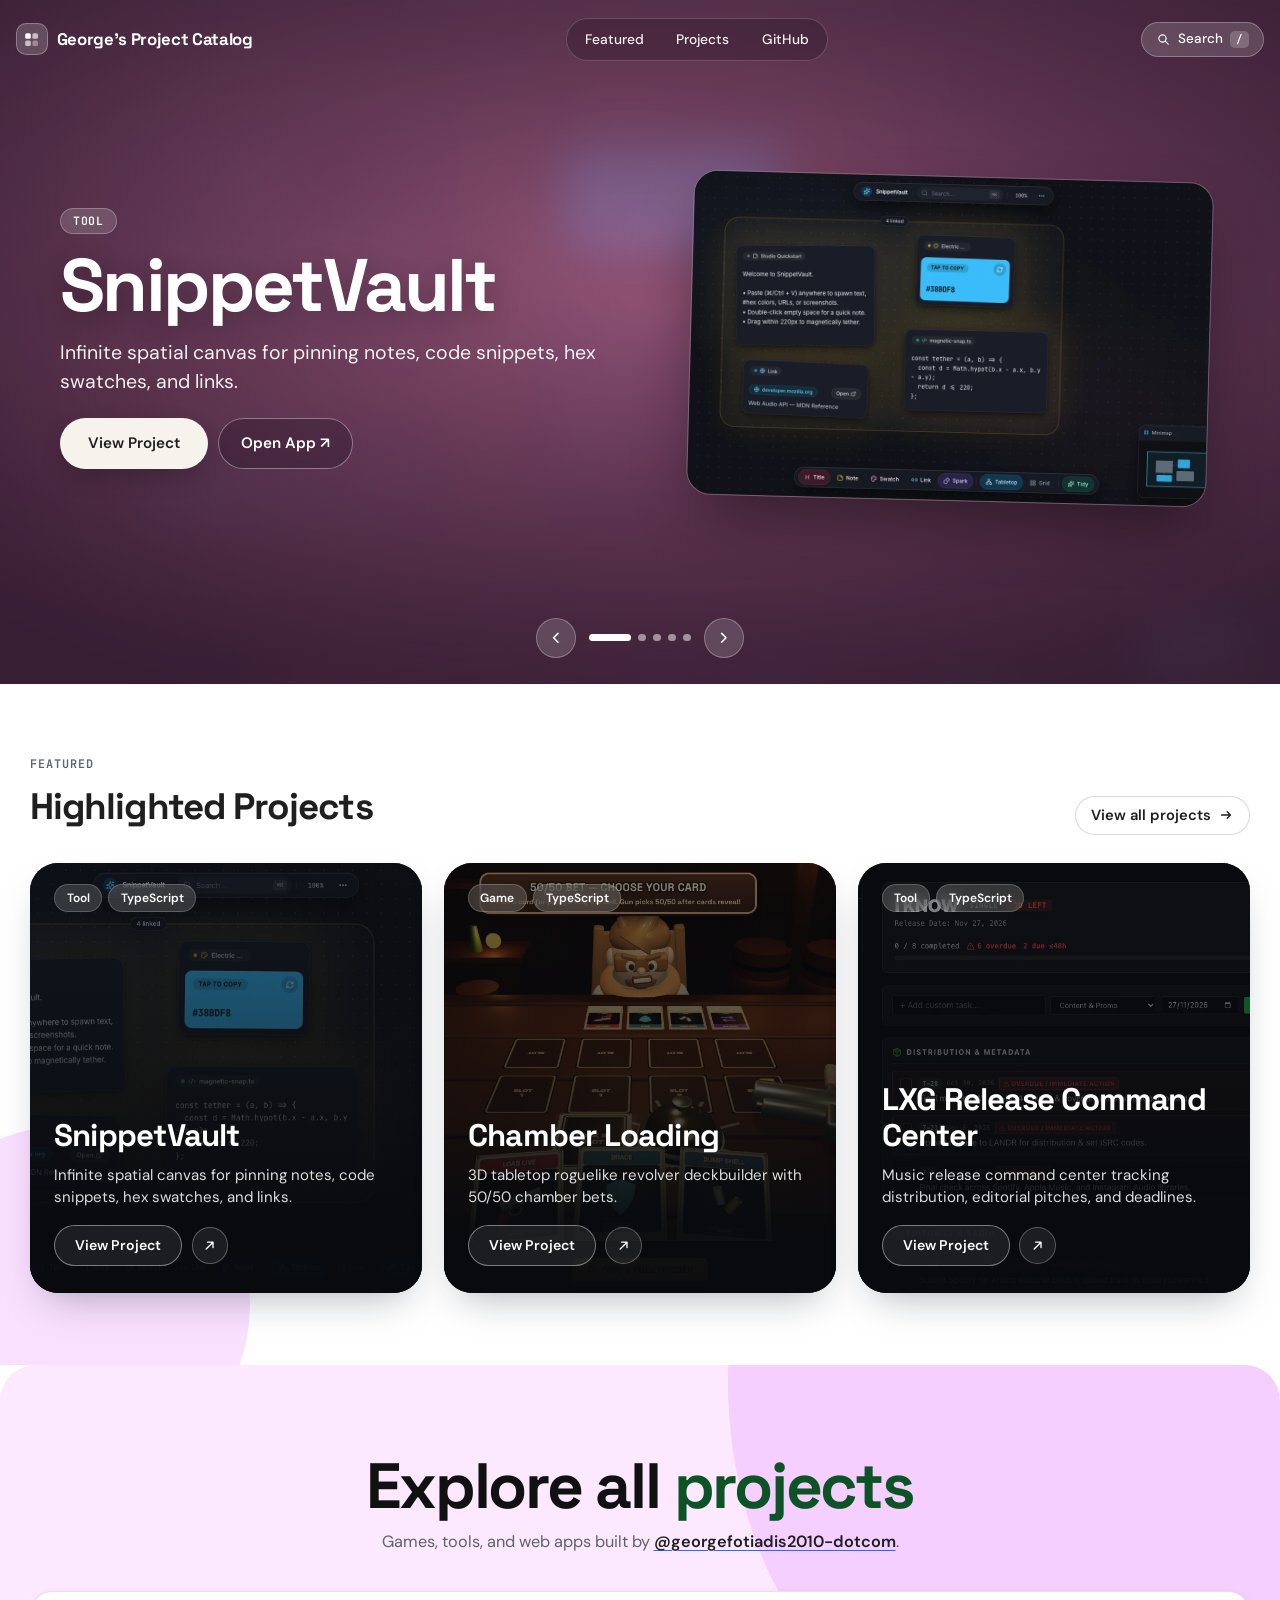
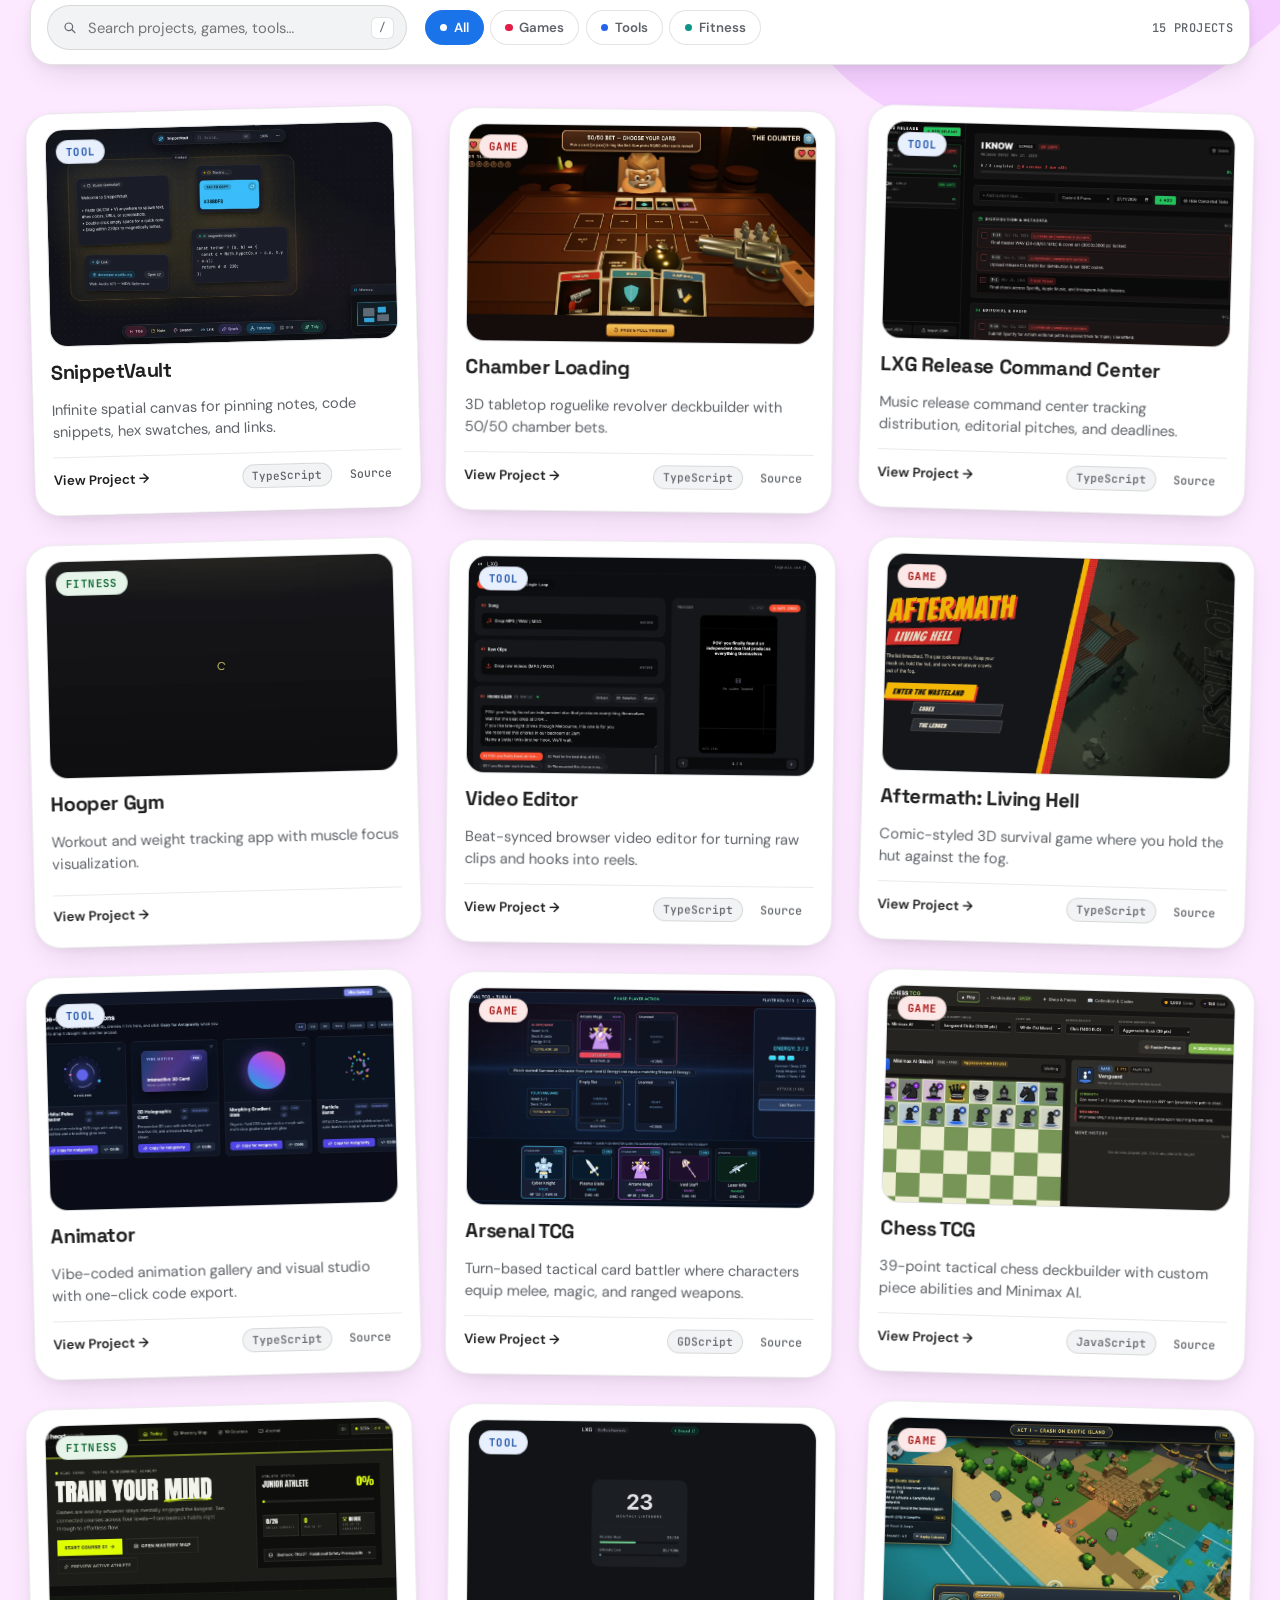
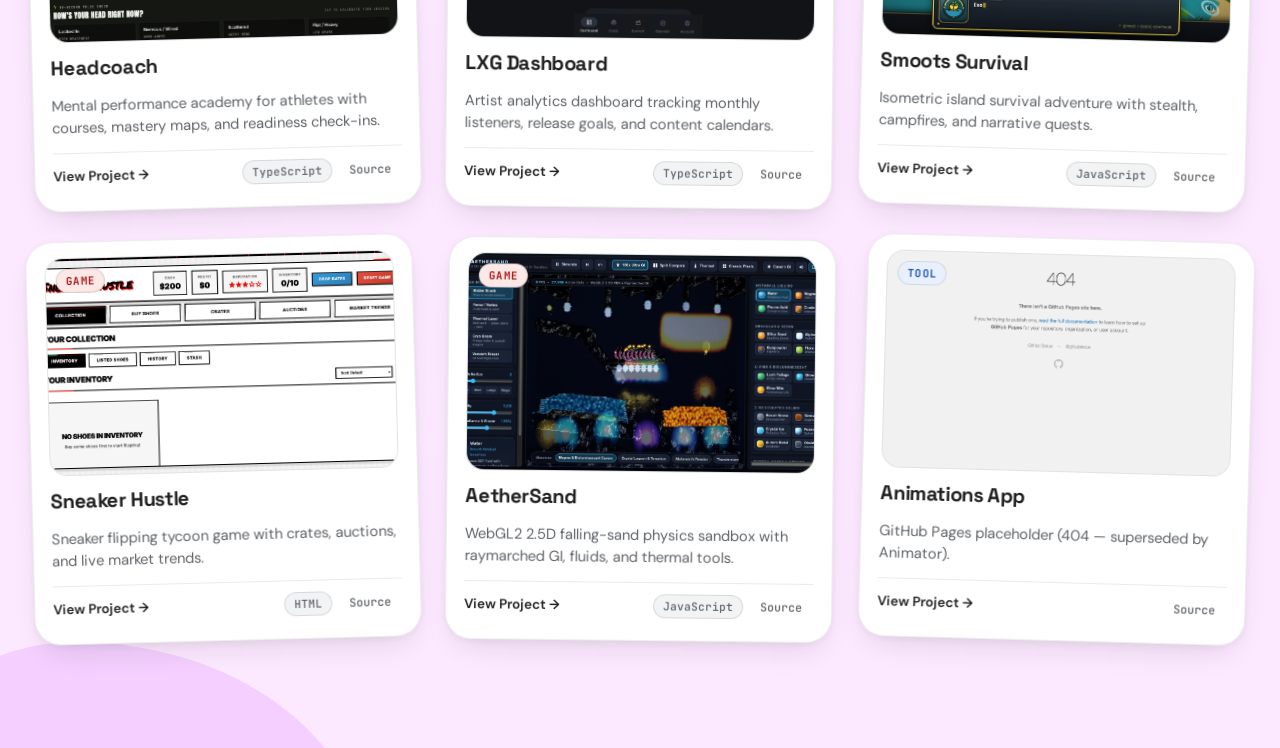
<file: index.html>
<!DOCTYPE html>
<html lang="en">
<head>
  <meta charset="UTF-8">
  <meta name="viewport" content="width=device-width, initial-scale=1.0">
  <meta name="color-scheme" content="light">
  <title>George's Project Catalog</title>
  <link rel="preconnect" href="https://fonts.googleapis.com">
  <link rel="preconnect" href="https://fonts.gstatic.com" crossorigin>
  <link href="https://fonts.googleapis.com/css2?family=DM+Sans:ital,opsz,wght@0,9..40,400..700;1,9..40,400..700&family=JetBrains+Mono:wght@400;500;600&family=Space+Grotesk:wght@500;600;700&display=swap" rel="stylesheet">
  <link rel="stylesheet" href="styles.css?v=3">
  <script src="catalog.js?v=3" defer></script>
  <script src="app.js?v=3" defer></script>
</head>
<body>
  <header class="hero-stage" id="hero-stage" aria-label="Featured projects">
    <div class="hero-backdrop" id="hero-backdrop" aria-hidden="true">
      <img class="hero-bg-img" id="hero-bg-img" src="previews/Chamber-Loading.webp" alt="">
      <div class="hero-scrim"></div>
    </div>

    <nav class="lab-nav" aria-label="Primary">
      <a class="nav-brand" href="index.html">
        <span class="brand-mark" aria-hidden="true">
          <svg viewBox="0 0 24 24" fill="none">
            <rect x="4" y="4" width="7" height="7" rx="2" fill="currentColor"/>
            <rect x="13" y="4" width="7" height="7" rx="2" fill="currentColor" opacity="0.65"/>
            <rect x="4" y="13" width="7" height="7" rx="2" fill="currentColor" opacity="0.65"/>
            <rect x="13" y="13" width="7" height="7" rx="2" fill="currentColor" opacity="0.35"/>
          </svg>
        </span>
        <span class="brand-name">George's Project Catalog</span>
      </a>

      <div class="nav-links">
        <a href="featured.html">Featured</a>
        <a href="projects.html">Projects</a>
        <a href="https://github.com/georgefotiadis2010-dotcom" target="_blank" rel="noopener noreferrer">GitHub</a>
      </div>

      <div class="nav-actions">
        <a class="nav-search-btn" href="projects.html#search-input" aria-label="Go to project search">
          <svg viewBox="0 0 20 20" fill="none" aria-hidden="true">
            <path d="M8.5 3a5.5 5.5 0 1 0 3.473 9.765l3.631 3.631a.75.75 0 1 0 1.06-1.06l-3.63-3.632A5.5 5.5 0 0 0 8.5 3ZM4.5 8.5a4 4 0 1 1 8 0 4 4 0 0 1-8 0Z" fill="currentColor"/>
          </svg>
          <span>Search</span>
          <kbd aria-hidden="true">/</kbd>
        </a>
      </div>
    </nav>

    <div class="hero-showcase">
      <div class="hero-center" id="hero-center">
        <span class="hero-kicker" id="hero-kicker">Game</span>
        <h1 class="hero-title" id="hero-title">Chamber Loading</h1>
        <p class="hero-subtitle" id="hero-subtitle">3D Roguelike Revolver Deckbuilder.</p>
        <div class="hero-cta-row">
          <a class="hero-btn-primary" id="hero-detail-link" href="project.html?id=Chamber-Loading">
            View Project
          </a>
          <a class="hero-btn-secondary" id="hero-launch" href="https://georgefotiadis2010-dotcom.github.io/Chamber-Loading/" target="_blank" rel="noopener noreferrer">
            Open App ↗
          </a>
        </div>
      </div>

      <a class="hero-preview-card" id="hero-preview-link" href="project.html?id=Chamber-Loading" aria-label="View Chamber Loading project page">
        <img id="hero-preview-img" src="previews/Chamber-Loading.webp" alt="Chamber Loading preview" width="1280" height="800">
      </a>
    </div>

    <div class="hero-carousel-bar" role="region" aria-label="Featured project selector">
      <button type="button" class="carousel-arrow" id="hero-prev" aria-label="Previous project">
        <svg viewBox="0 0 20 20" fill="none" aria-hidden="true">
          <path d="M12.5 5 7.5 10l5 5" stroke="currentColor" stroke-width="1.8" stroke-linecap="round" stroke-linejoin="round"/>
        </svg>
      </button>

      <div class="carousel-dots" id="hero-dots" role="tablist" aria-label="Choose featured project"></div>

      <button type="button" class="carousel-arrow" id="hero-next" aria-label="Next project">
        <svg viewBox="0 0 20 20" fill="none" aria-hidden="true">
          <path d="M7.5 5 12.5 10l-5 5" stroke="currentColor" stroke-width="1.8" stroke-linecap="round" stroke-linejoin="round"/>
        </svg>
      </button>
    </div>
  </header>

  <main>
    <!-- Section 2: Featured Dark Cards on White Stage -->
    <section class="spotlight-section" id="spotlight" aria-labelledby="spotlight-heading">
      <div class="section-inner">
        <div class="spotlight-header">
          <div>
            <p class="section-eyebrow">Featured</p>
            <h2 id="spotlight-heading">Highlighted Projects</h2>
          </div>
          <a class="spotlight-all-link" href="projects.html">
            View all projects
            <svg viewBox="0 0 20 20" fill="none" aria-hidden="true">
              <path d="M4.5 10h11m0 0-4-4m4 4-4 4" stroke="currentColor" stroke-width="1.75" stroke-linecap="round" stroke-linejoin="round"/>
            </svg>
          </a>
        </div>

        <div class="spotlight-grid" id="spotlight-grid"></div>
      </div>
    </section>

    <!-- Section 3: Pastel Catalog Section + Search + Tilted Cards -->
    <section class="playground-section" id="projects" aria-labelledby="projects-heading">
      <div class="playground-blobs" aria-hidden="true">
        <div class="blob blob-1"></div>
        <div class="blob blob-2"></div>
      </div>

      <div class="section-inner playground-inner">
        <div class="playground-intro">
          <h2 class="playground-heading" id="projects-heading">
            Explore all <span class="heading-green">projects</span>
          </h2>
          <p class="playground-sub">
            Games, tools, and web apps built by
            <a href="https://github.com/georgefotiadis2010-dotcom" target="_blank" rel="noopener noreferrer">@georgefotiadis2010-dotcom</a>.
          </p>
        </div>

        <div class="controls" role="search">
          <label class="search-field" for="search-input">
            <span class="visually-hidden">Filter projects</span>
            <svg class="search-icon" viewBox="0 0 20 20" fill="none" aria-hidden="true">
              <path d="M8.5 3a5.5 5.5 0 1 0 3.473 9.765l3.631 3.631a.75.75 0 1 0 1.06-1.06l-3.63-3.632A5.5 5.5 0 0 0 8.5 3ZM4.5 8.5a4 4 0 1 1 8 0 4 4 0 0 1-8 0Z" fill="currentColor"/>
            </svg>
            <input
              id="search-input"
              type="search"
              placeholder="Search projects, games, tools…"
              autocomplete="off"
              spellcheck="false"
            >
            <kbd class="shortcut-hint" aria-hidden="true">/</kbd>
          </label>

          <div class="toolbar-row">
            <div class="filter-pills" id="filter-pills" role="group" aria-label="Filter by category">
              <button type="button" class="filter-pill is-active" data-filter="all" aria-pressed="true">
                <span class="pill-dot pill-dot-all" aria-hidden="true"></span>
                All
              </button>
              <button type="button" class="filter-pill" data-filter="Game" aria-pressed="false">
                <span class="pill-dot pill-dot-game" aria-hidden="true"></span>
                Games
              </button>
              <button type="button" class="filter-pill" data-filter="Tool" aria-pressed="false">
                <span class="pill-dot pill-dot-tool" aria-hidden="true"></span>
                Tools
              </button>
              <button type="button" class="filter-pill" data-filter="Fitness" aria-pressed="false">
                <span class="pill-dot pill-dot-fitness" aria-hidden="true"></span>
                Fitness
              </button>
            </div>
            <p class="status-line" id="status-line" aria-live="polite"></p>
          </div>
        </div>

        <div class="card-grid" id="project-grid" aria-label="Hosted web applications"></div>

        <div class="empty-state" id="empty-state" hidden>
          <p class="empty-title">No matching projects</p>
          <p class="empty-desc">Try clearing your search query or switching to another category.</p>
        </div>
      </div>
    </section>
  </main>
</body>
</html>
</file>
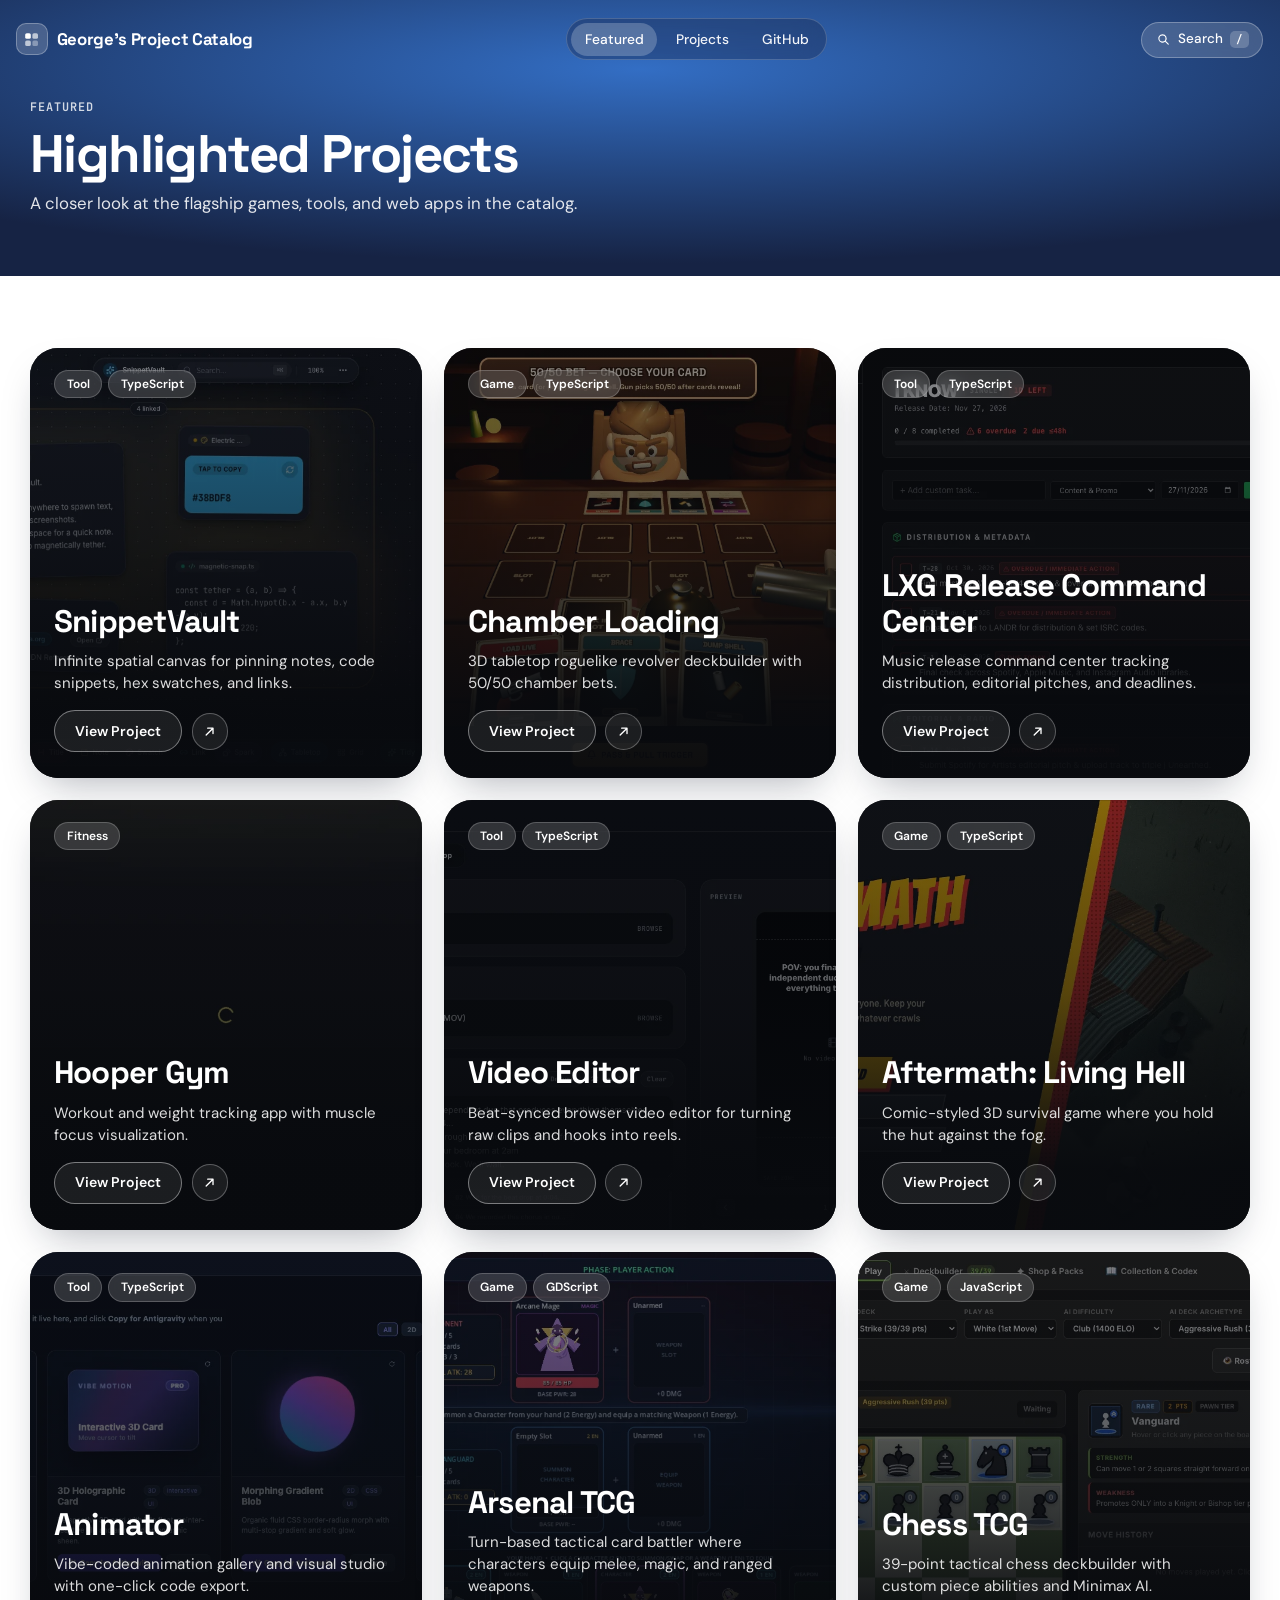
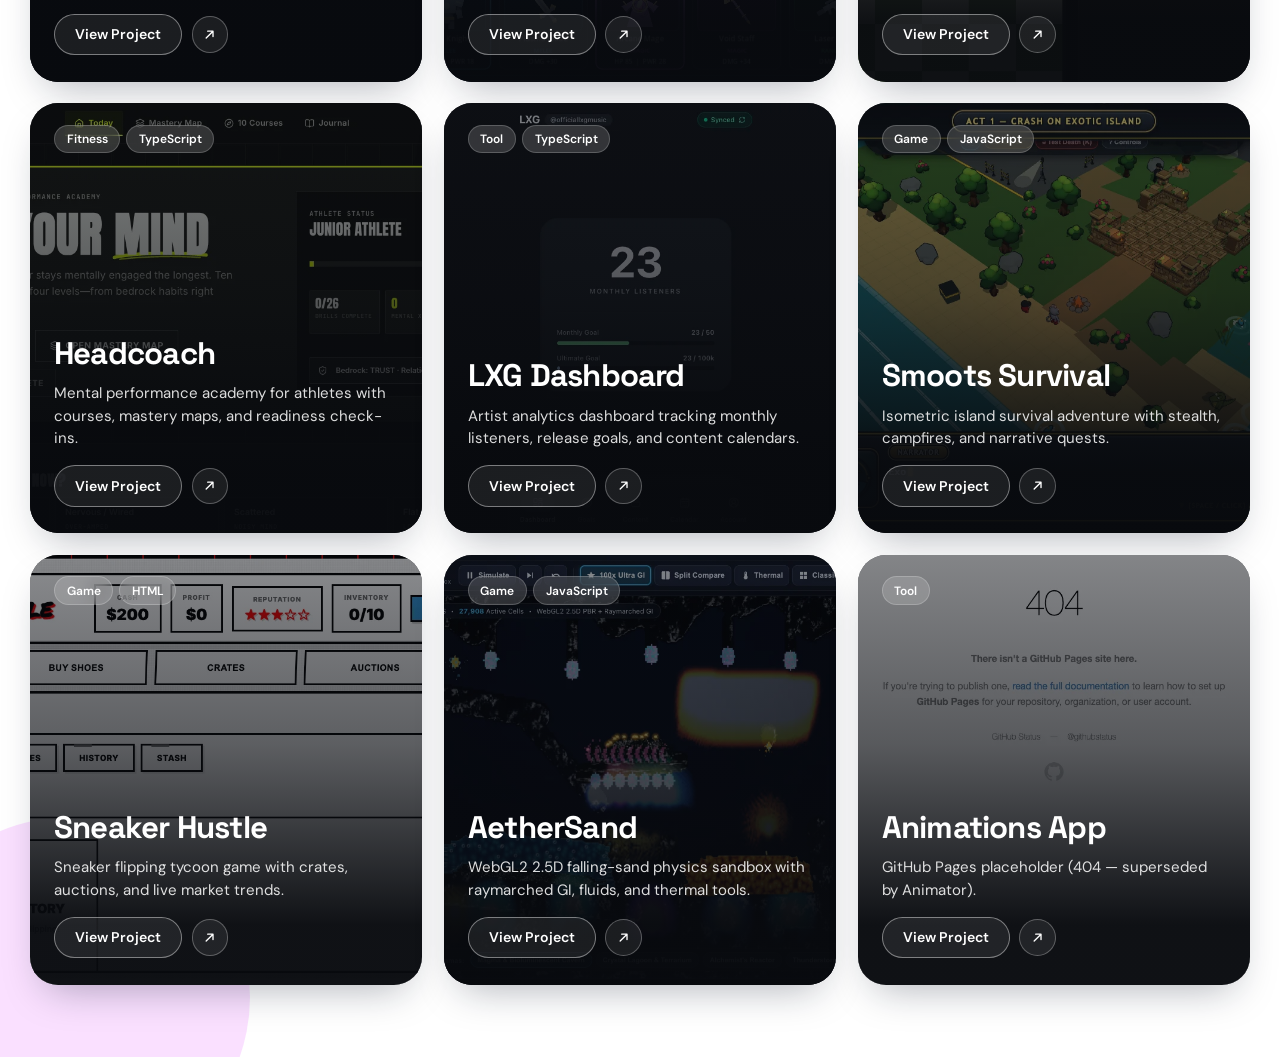
<file: featured.html>
<!DOCTYPE html>
<html lang="en">
<head>
  <meta charset="UTF-8">
  <meta name="viewport" content="width=device-width, initial-scale=1.0">
  <meta name="color-scheme" content="light">
  <title>Featured Projects — George's Project Catalog</title>
  <link rel="preconnect" href="https://fonts.googleapis.com">
  <link rel="preconnect" href="https://fonts.gstatic.com" crossorigin>
  <link href="https://fonts.googleapis.com/css2?family=DM+Sans:ital,opsz,wght@0,9..40,400..700;1,9..40,400..700&family=JetBrains+Mono:wght@400;500;600&family=Space+Grotesk:wght@500;600;700&display=swap" rel="stylesheet">
  <link rel="stylesheet" href="styles.css?v=3">
  <script src="catalog.js?v=3" defer></script>
  <script src="app.js?v=3" defer></script>
</head>
<body>
  <header class="subpage-hero" aria-label="Featured projects">
    <nav class="lab-nav" aria-label="Primary">
      <a class="nav-brand" href="index.html">
        <span class="brand-mark" aria-hidden="true">
          <svg viewBox="0 0 24 24" fill="none">
            <rect x="4" y="4" width="7" height="7" rx="2" fill="currentColor"/>
            <rect x="13" y="4" width="7" height="7" rx="2" fill="currentColor" opacity="0.65"/>
            <rect x="4" y="13" width="7" height="7" rx="2" fill="currentColor" opacity="0.65"/>
            <rect x="13" y="13" width="7" height="7" rx="2" fill="currentColor" opacity="0.35"/>
          </svg>
        </span>
        <span class="brand-name">George's Project Catalog</span>
      </a>

      <div class="nav-links">
        <a href="featured.html" aria-current="page">Featured</a>
        <a href="projects.html">Projects</a>
        <a href="https://github.com/georgefotiadis2010-dotcom" target="_blank" rel="noopener noreferrer">GitHub</a>
      </div>

      <div class="nav-actions">
        <a class="nav-search-btn" href="projects.html#search-input" aria-label="Go to project search">
          <svg viewBox="0 0 20 20" fill="none" aria-hidden="true">
            <path d="M8.5 3a5.5 5.5 0 1 0 3.473 9.765l3.631 3.631a.75.75 0 1 0 1.06-1.06l-3.63-3.632A5.5 5.5 0 0 0 8.5 3ZM4.5 8.5a4 4 0 1 1 8 0 4 4 0 0 1-8 0Z" fill="currentColor"/>
          </svg>
          <span>Search</span>
          <kbd aria-hidden="true">/</kbd>
        </a>
      </div>
    </nav>

    <div class="section-inner subpage-header-copy">
      <p class="subpage-eyebrow">Featured</p>
      <h1>Highlighted Projects</h1>
      <p class="subpage-lead">A closer look at the flagship games, tools, and web apps in the catalog.</p>
    </div>
  </header>

  <main>
    <section class="spotlight-section" aria-label="Featured project cards">
      <div class="section-inner">
        <div class="spotlight-grid" id="spotlight-grid" data-limit="all"></div>
      </div>
    </section>
  </main>
</body>
</html>
</file>
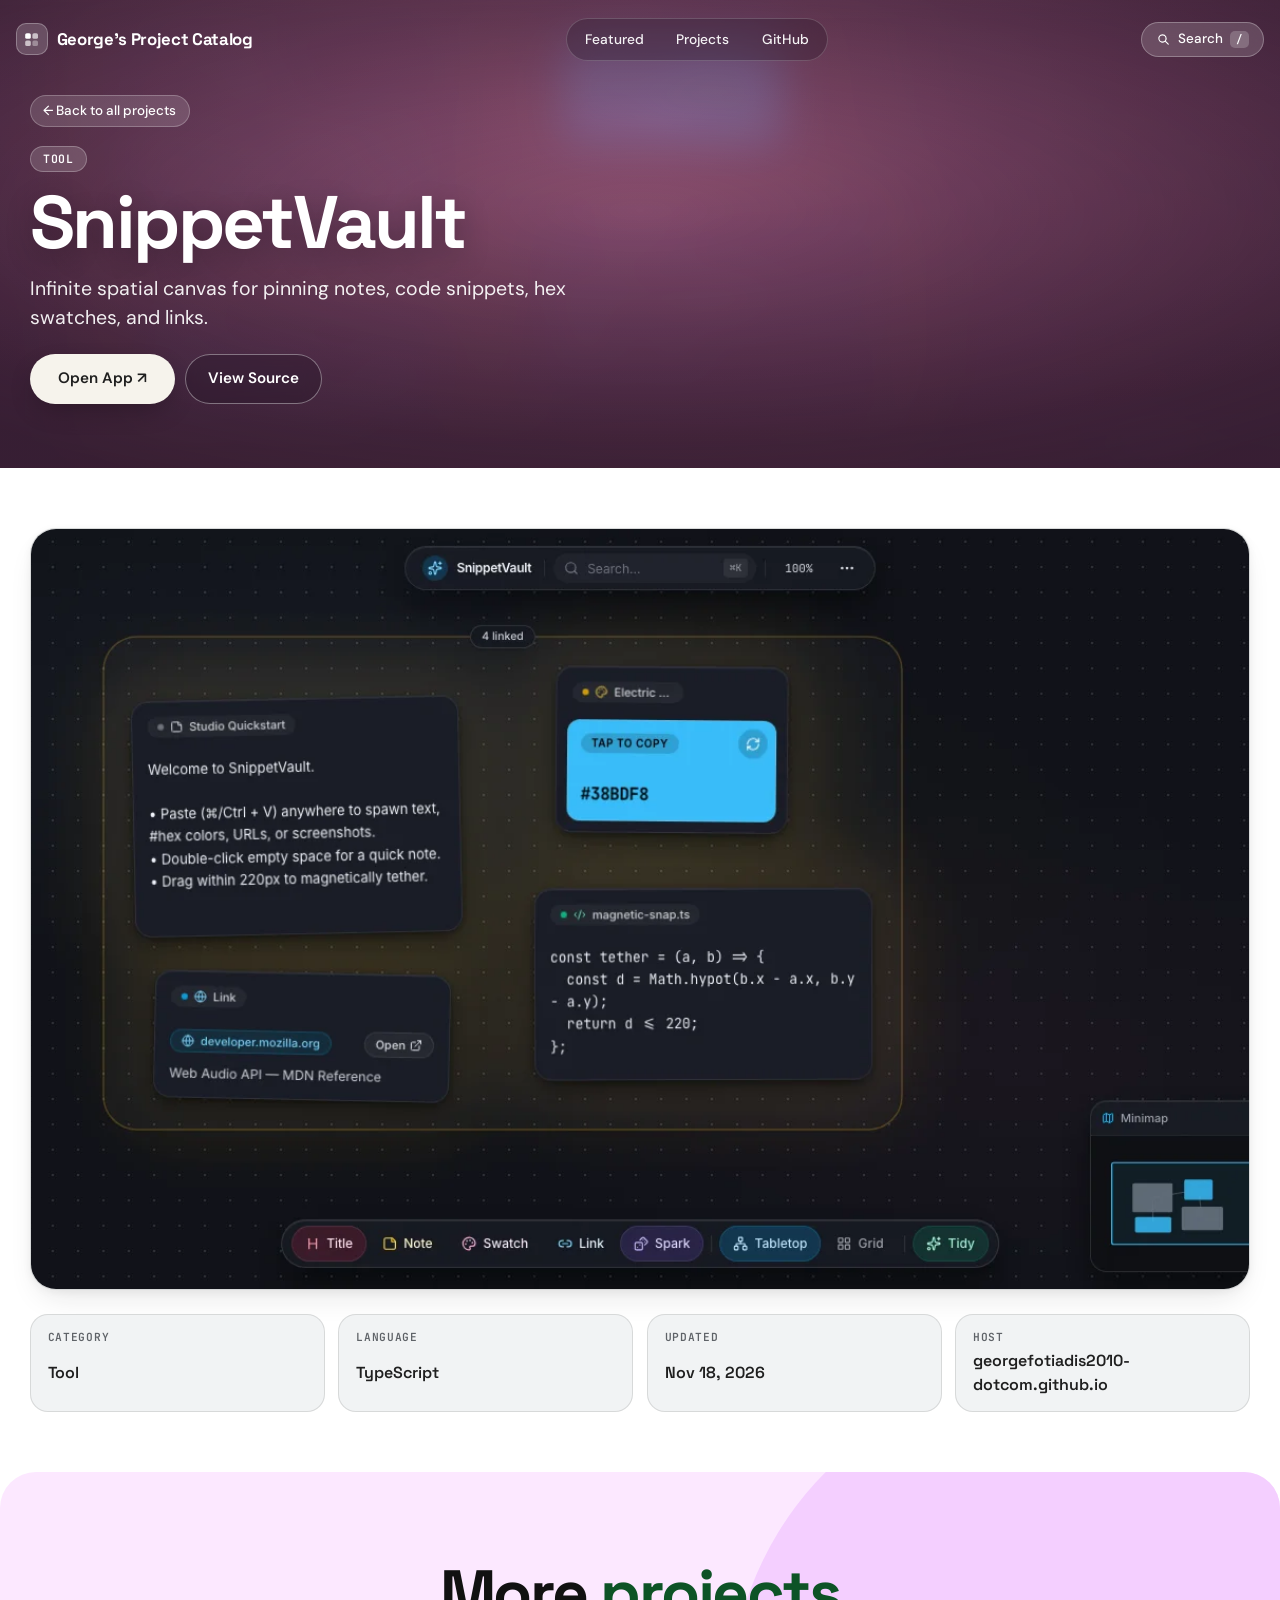
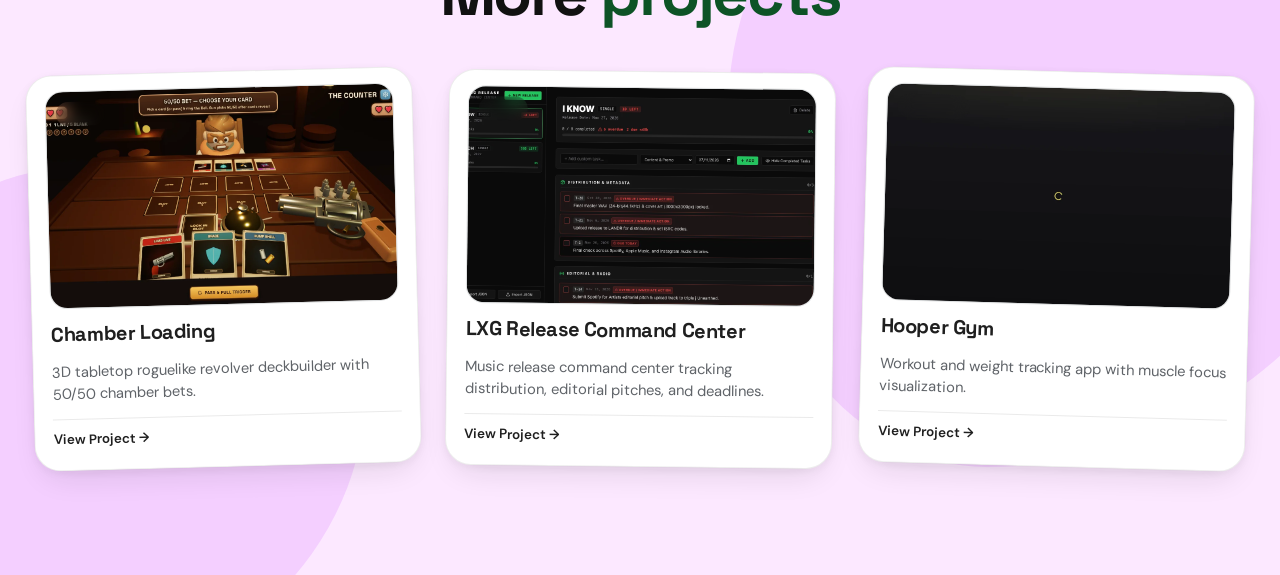
<file: project.html>
<!DOCTYPE html>
<html lang="en">
<head>
  <meta charset="UTF-8">
  <meta name="viewport" content="width=device-width, initial-scale=1.0">
  <meta name="color-scheme" content="light">
  <title>Project — George's Project Catalog</title>
  <link rel="preconnect" href="https://fonts.googleapis.com">
  <link rel="preconnect" href="https://fonts.gstatic.com" crossorigin>
  <link href="https://fonts.googleapis.com/css2?family=DM+Sans:ital,opsz,wght@0,9..40,400..700;1,9..40,400..700&family=JetBrains+Mono:wght@400;500;600&family=Space+Grotesk:wght@500;600;700&display=swap" rel="stylesheet">
  <link rel="stylesheet" href="styles.css?v=3">
  <script src="catalog.js?v=3" defer></script>
  <script src="project-page.js?v=3" defer></script>
</head>
<body>
  <header class="project-hero" id="project-hero">
    <div class="hero-backdrop" aria-hidden="true">
      <img class="hero-bg-img" id="project-bg-img" src="" alt="">
      <div class="hero-scrim"></div>
    </div>

    <nav class="lab-nav" aria-label="Primary">
      <a class="nav-brand" href="index.html">
        <span class="brand-mark" aria-hidden="true">
          <svg viewBox="0 0 24 24" fill="none">
            <rect x="4" y="4" width="7" height="7" rx="2" fill="currentColor"/>
            <rect x="13" y="4" width="7" height="7" rx="2" fill="currentColor" opacity="0.65"/>
            <rect x="4" y="13" width="7" height="7" rx="2" fill="currentColor" opacity="0.65"/>
            <rect x="13" y="13" width="7" height="7" rx="2" fill="currentColor" opacity="0.35"/>
          </svg>
        </span>
        <span class="brand-name">George's Project Catalog</span>
      </a>

      <div class="nav-links">
        <a href="featured.html">Featured</a>
        <a href="projects.html">Projects</a>
        <a href="https://github.com/georgefotiadis2010-dotcom" target="_blank" rel="noopener noreferrer">GitHub</a>
      </div>

      <div class="nav-actions">
        <a class="nav-search-btn" href="projects.html#search-input" aria-label="Go to project search">
          <svg viewBox="0 0 20 20" fill="none" aria-hidden="true">
            <path d="M8.5 3a5.5 5.5 0 1 0 3.473 9.765l3.631 3.631a.75.75 0 1 0 1.06-1.06l-3.63-3.632A5.5 5.5 0 0 0 8.5 3ZM4.5 8.5a4 4 0 1 1 8 0 4 4 0 0 1-8 0Z" fill="currentColor"/>
          </svg>
          <span>Search</span>
          <kbd aria-hidden="true">/</kbd>
        </a>
      </div>
    </nav>

    <div class="section-inner project-hero-inner">
      <a class="back-link" href="projects.html">← Back to all projects</a>
      <span class="hero-kicker" id="project-category">Project</span>
      <h1 class="hero-title" id="project-title">Loading…</h1>
      <p class="hero-subtitle" id="project-desc"></p>
      <div class="hero-cta-row">
        <a class="hero-btn-primary" id="project-launch" href="#" target="_blank" rel="noopener noreferrer">
          Open App ↗
        </a>
        <a class="hero-btn-secondary" id="project-repo" href="#" target="_blank" rel="noopener noreferrer">
          View Source
        </a>
      </div>
    </div>
  </header>

  <main>
    <section class="project-detail-section">
      <div class="section-inner project-detail-inner">
        <div class="project-media-frame" id="project-media-frame">
          <img id="project-preview-img" src="" alt="" width="1280" height="800">
        </div>
        <div class="project-specs" id="project-meta"></div>
      </div>
    </section>

    <section class="playground-section" aria-labelledby="more-projects-heading">
      <div class="playground-blobs" aria-hidden="true">
        <div class="blob blob-1"></div>
        <div class="blob blob-2"></div>
      </div>

      <div class="section-inner playground-inner">
        <div class="playground-intro">
          <h2 class="playground-heading" id="more-projects-heading">
            More <span class="heading-green">projects</span>
          </h2>
        </div>

        <div class="card-grid" id="more-projects-grid" aria-label="More projects"></div>
      </div>
    </section>
  </main>
</body>
</html>
</file>
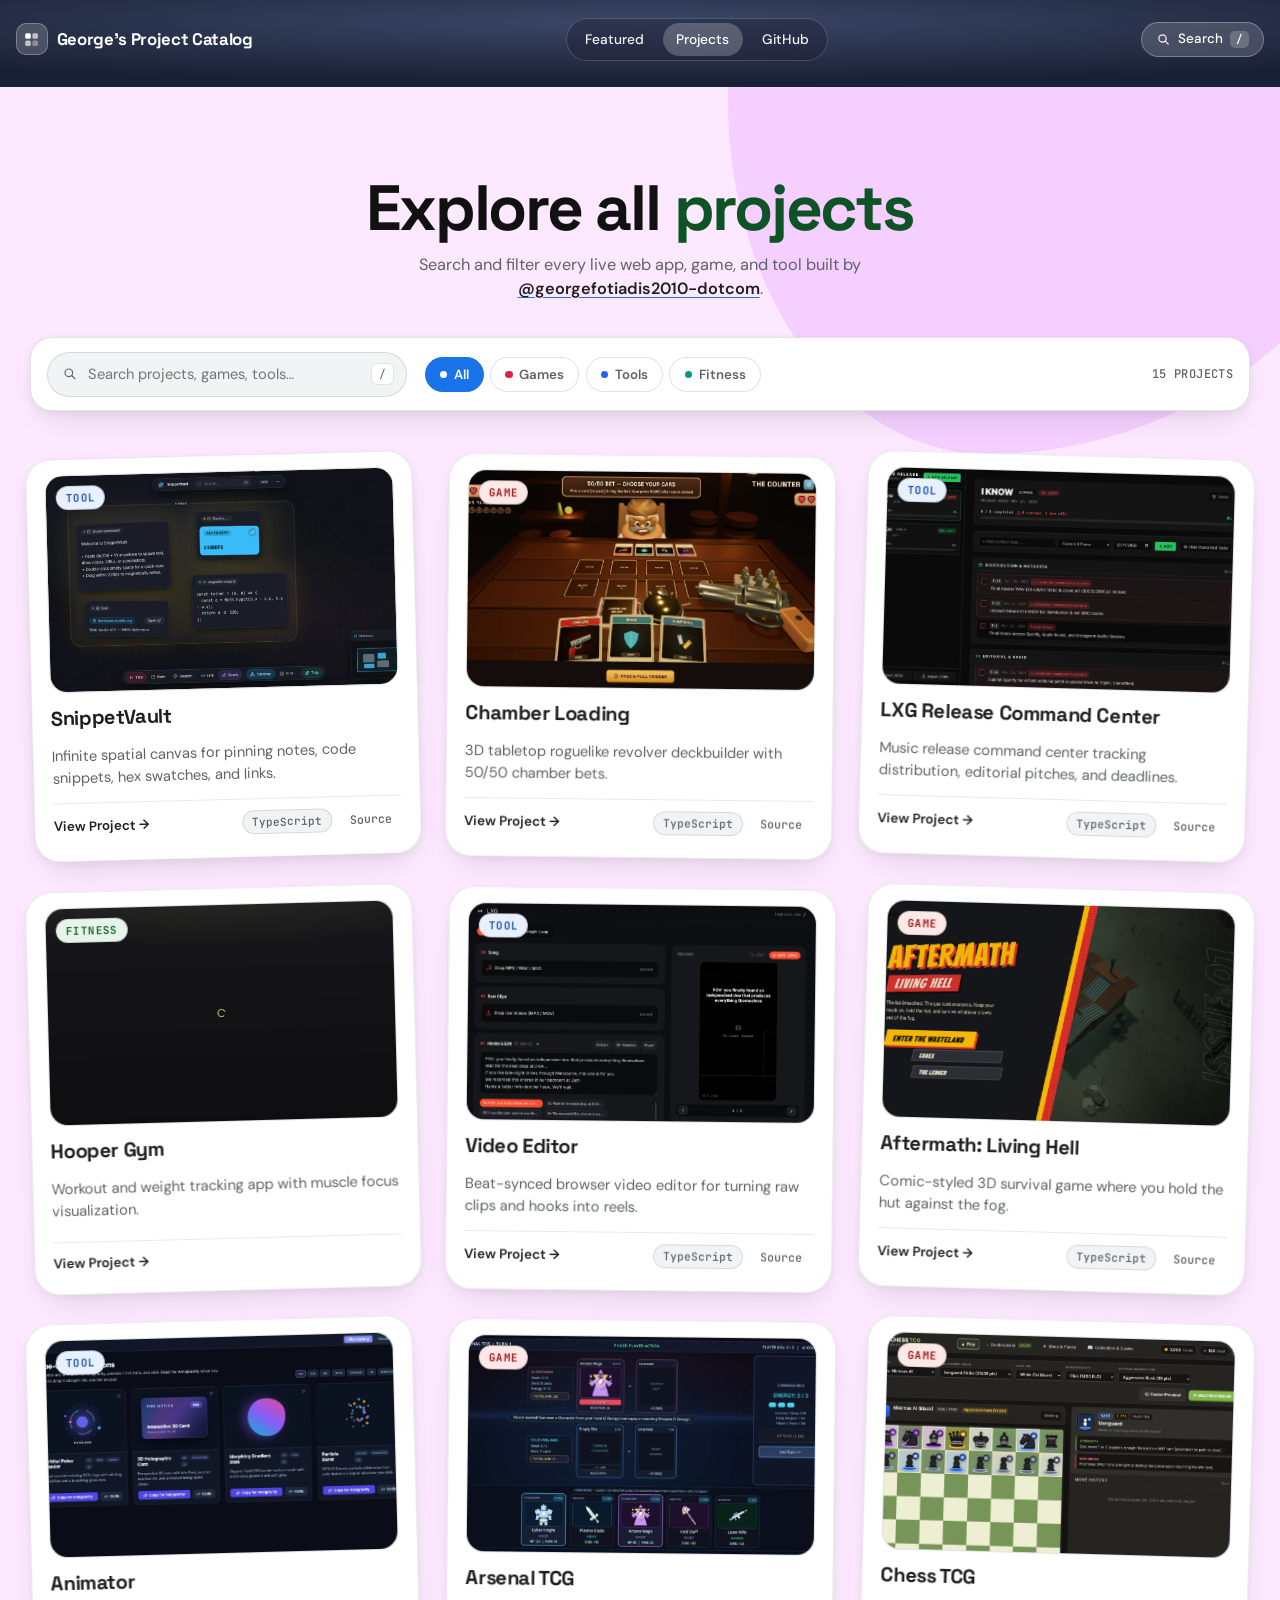
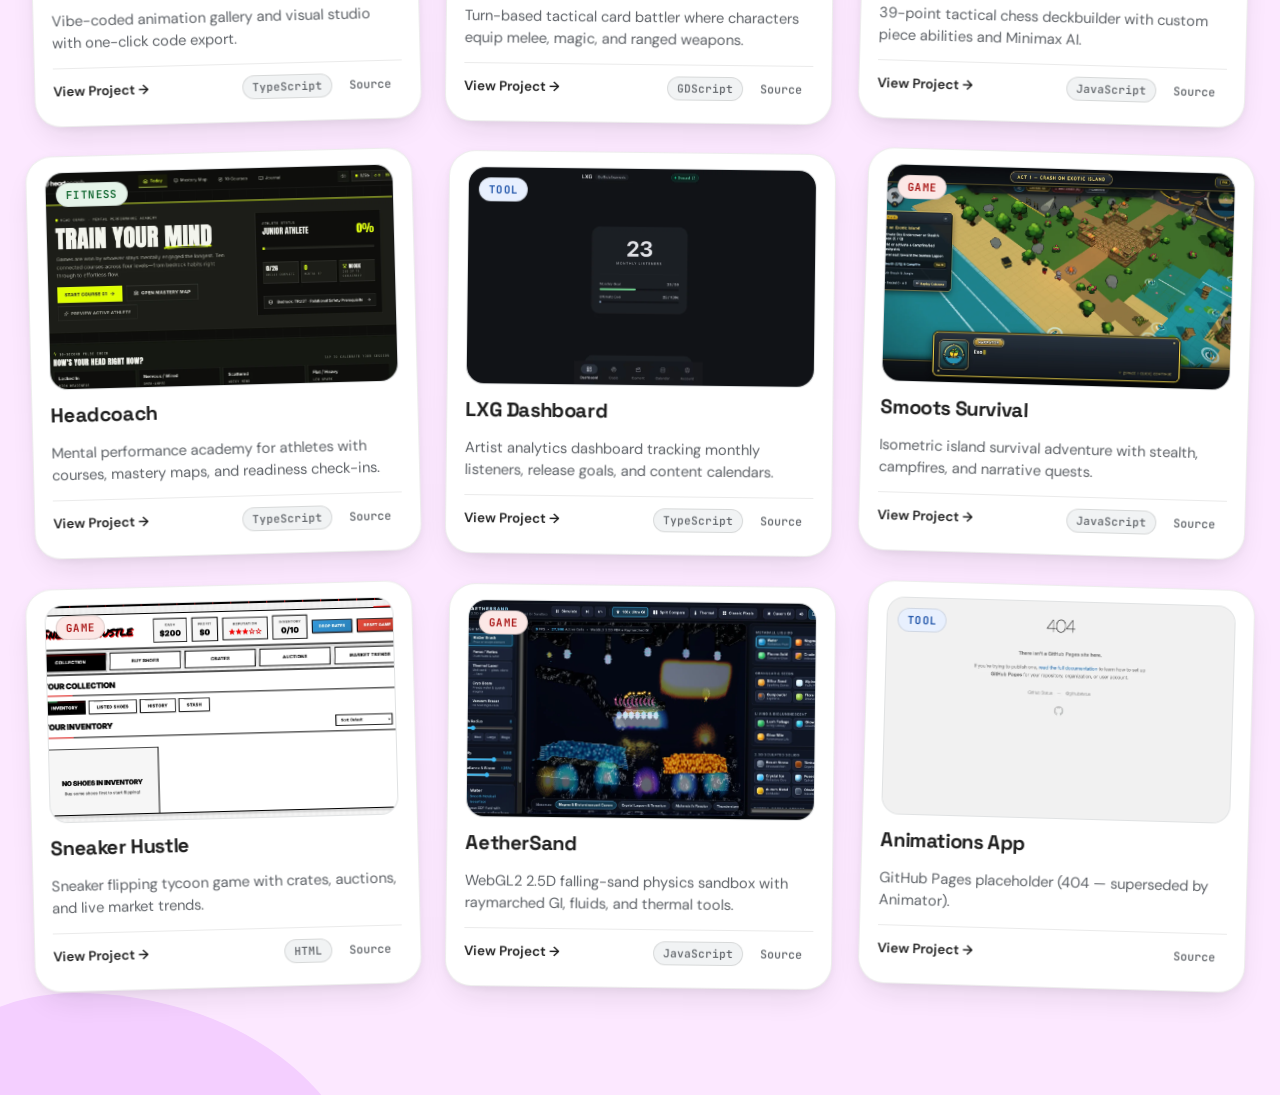
<file: projects.html>
<!DOCTYPE html>
<html lang="en">
<head>
  <meta charset="UTF-8">
  <meta name="viewport" content="width=device-width, initial-scale=1.0">
  <meta name="color-scheme" content="light">
  <title>All Projects — George's Project Catalog</title>
  <link rel="preconnect" href="https://fonts.googleapis.com">
  <link rel="preconnect" href="https://fonts.gstatic.com" crossorigin>
  <link href="https://fonts.googleapis.com/css2?family=DM+Sans:ital,opsz,wght@0,9..40,400..700;1,9..40,400..700&family=JetBrains+Mono:wght@400;500;600&family=Space+Grotesk:wght@500;600;700&display=swap" rel="stylesheet">
  <link rel="stylesheet" href="styles.css?v=3">
  <script src="catalog.js?v=3" defer></script>
  <script src="app.js?v=3" defer></script>
</head>
<body>
  <header class="subpage-hero subpage-hero-compact" aria-label="All projects">
    <nav class="lab-nav" aria-label="Primary">
      <a class="nav-brand" href="index.html">
        <span class="brand-mark" aria-hidden="true">
          <svg viewBox="0 0 24 24" fill="none">
            <rect x="4" y="4" width="7" height="7" rx="2" fill="currentColor"/>
            <rect x="13" y="4" width="7" height="7" rx="2" fill="currentColor" opacity="0.65"/>
            <rect x="4" y="13" width="7" height="7" rx="2" fill="currentColor" opacity="0.65"/>
            <rect x="13" y="13" width="7" height="7" rx="2" fill="currentColor" opacity="0.35"/>
          </svg>
        </span>
        <span class="brand-name">George's Project Catalog</span>
      </a>

      <div class="nav-links">
        <a href="featured.html">Featured</a>
        <a href="projects.html" aria-current="page">Projects</a>
        <a href="https://github.com/georgefotiadis2010-dotcom" target="_blank" rel="noopener noreferrer">GitHub</a>
      </div>

      <div class="nav-actions">
        <a class="nav-search-btn" href="#search-input" aria-label="Focus search">
          <svg viewBox="0 0 20 20" fill="none" aria-hidden="true">
            <path d="M8.5 3a5.5 5.5 0 1 0 3.473 9.765l3.631 3.631a.75.75 0 1 0 1.06-1.06l-3.63-3.632A5.5 5.5 0 0 0 8.5 3ZM4.5 8.5a4 4 0 1 1 8 0 4 4 0 0 1-8 0Z" fill="currentColor"/>
          </svg>
          <span>Search</span>
          <kbd aria-hidden="true">/</kbd>
        </a>
      </div>
    </nav>
  </header>

  <main>
    <section class="playground-section playground-section-full" id="projects" aria-labelledby="projects-heading">
      <div class="playground-blobs" aria-hidden="true">
        <div class="blob blob-1"></div>
        <div class="blob blob-2"></div>
      </div>

      <div class="section-inner playground-inner">
        <div class="playground-intro">
          <h1 class="playground-heading" id="projects-heading">
            Explore all <span class="heading-green">projects</span>
          </h1>
          <p class="playground-sub">
            Search and filter every live web app, game, and tool built by
            <a href="https://github.com/georgefotiadis2010-dotcom" target="_blank" rel="noopener noreferrer">@georgefotiadis2010-dotcom</a>.
          </p>
        </div>

        <div class="controls" role="search">
          <label class="search-field" for="search-input">
            <span class="visually-hidden">Filter projects</span>
            <svg class="search-icon" viewBox="0 0 20 20" fill="none" aria-hidden="true">
              <path d="M8.5 3a5.5 5.5 0 1 0 3.473 9.765l3.631 3.631a.75.75 0 1 0 1.06-1.06l-3.63-3.632A5.5 5.5 0 0 0 8.5 3ZM4.5 8.5a4 4 0 1 1 8 0 4 4 0 0 1-8 0Z" fill="currentColor"/>
            </svg>
            <input
              id="search-input"
              type="search"
              placeholder="Search projects, games, tools…"
              autocomplete="off"
              spellcheck="false"
            >
            <kbd class="shortcut-hint" aria-hidden="true">/</kbd>
          </label>

          <div class="toolbar-row">
            <div class="filter-pills" id="filter-pills" role="group" aria-label="Filter by category">
              <button type="button" class="filter-pill is-active" data-filter="all" aria-pressed="true">
                <span class="pill-dot pill-dot-all" aria-hidden="true"></span>
                All
              </button>
              <button type="button" class="filter-pill" data-filter="Game" aria-pressed="false">
                <span class="pill-dot pill-dot-game" aria-hidden="true"></span>
                Games
              </button>
              <button type="button" class="filter-pill" data-filter="Tool" aria-pressed="false">
                <span class="pill-dot pill-dot-tool" aria-hidden="true"></span>
                Tools
              </button>
              <button type="button" class="filter-pill" data-filter="Fitness" aria-pressed="false">
                <span class="pill-dot pill-dot-fitness" aria-hidden="true"></span>
                Fitness
              </button>
            </div>
            <p class="status-line" id="status-line" aria-live="polite"></p>
          </div>
        </div>

        <div class="card-grid" id="project-grid" aria-label="Hosted web applications"></div>

        <div class="empty-state" id="empty-state" hidden>
          <p class="empty-title">No matching projects</p>
          <p class="empty-desc">Try clearing your search query or switching to another category.</p>
        </div>
      </div>
    </section>
  </main>
</body>
</html>
</file>
<file: styles.css>
:root {
  color-scheme: light;

  --font-display: "Space Grotesk", system-ui, -apple-system, BlinkMacSystemFont, "Segoe UI", sans-serif;
  --font-sans: "DM Sans", system-ui, -apple-system, BlinkMacSystemFont, "Segoe UI", Roboto, sans-serif;
  --font-mono: "JetBrains Mono", ui-monospace, SFMono-Regular, Menlo, Monaco, Consolas, monospace;

  --bg: #ffffff;
  --surface: #ffffff;
  --surface-subtle: #f1f3f4;
  --border: rgba(31, 31, 31, 0.12);
  --border-hover: #1a73e8;
  --text: #1f1f1f;
  --text-muted: #5f6368;

  --playground-bg: #fce8ff;
  --playground-blob: #f4cfff;
  --green-ink: #0d5326;

  --accent: #1a73e8;
  --accent-soft: #e8f0fe;
  --accent-ink: #174ea6;
  --on-accent: #ffffff;

  --shadow-card: 0 14px 32px -12px rgba(31, 31, 31, 0.14), 0 2px 8px rgba(31, 31, 31, 0.05);
  --shadow-card-hover: 0 24px 48px -12px rgba(31, 31, 31, 0.22), 0 6px 16px rgba(31, 31, 31, 0.08);

  --hero-tint-a: #9e537d;
  --hero-tint-b: #5a2b4b;
}

:where(*, *::before, *::after) {
  box-sizing: border-box;
}

html {
  accent-color: var(--accent);
}

@media (prefers-reduced-motion: no-preference) {
  html {
    scroll-behavior: smooth;
  }
}

body {
  margin: 0;
  min-block-size: 100dvh;
  background-color: var(--bg);
  color: var(--text);
  font-family: var(--font-sans);
  line-height: 1.5;
  -webkit-font-smoothing: antialiased;
  overflow-x: hidden;
}

.visually-hidden {
  position: absolute;
  inline-size: 1px;
  block-size: 1px;
  overflow: hidden;
  clip-path: inset(50%);
  white-space: nowrap;
}

.section-inner {
  inline-size: min(1220px, 100% - 2.5rem);
  margin-inline: auto;
}

/* =========================================================
   SECTION 1: FULL-BLEED LABS HERO CAROUSEL
   ========================================================= */
.hero-stage {
  position: relative;
  min-block-size: clamp(540px, 76dvh, 720px);
  display: grid;
  grid-template-rows: auto 1fr auto;
  color: #ffffff;
  overflow: hidden;
  background: radial-gradient(ellipse 90% 80% at 50% 35%, var(--hero-tint-a), var(--hero-tint-b) 85%);
  transition: background 0.55s ease;
}

.hero-backdrop {
  position: absolute;
  inset: 0;
  z-index: 0;
  pointer-events: none;
}

.hero-bg-img {
  display: block;
  inline-size: 100%;
  block-size: 100%;
  object-fit: cover;
  object-position: center;
  opacity: 0.16;
  filter: blur(20px) saturate(1.3);
  transform: translate3d(0, 0, 0) scale(1.1);
  transition: opacity 0.4s ease;
}

.hero-scrim {
  position: absolute;
  inset: 0;
  background: radial-gradient(ellipse 75% 65% at 50% 45%, transparent 0%, rgba(16, 10, 20, 0.42) 100%);
}

/* Floating Preview Vignettes */
.hero-floaters {
  position: absolute;
  inset: 0;
  z-index: 1;
  pointer-events: none;
  display: none;
}

@media (min-width: 1024px) {
  .hero-floaters {
    display: block;
  }
}

.floater {
  position: absolute;
  inline-size: clamp(210px, 20vw, 280px);
  aspect-ratio: 16 / 10;
  border-radius: 20px;
  overflow: hidden;
  border: 1px solid rgba(255, 255, 255, 0.28);
  background: rgba(20, 16, 26, 0.5);
  box-shadow: 0 28px 60px -16px rgba(0, 0, 0, 0.45);
  transition: transform 0.55s cubic-bezier(0.22, 1, 0.36, 1), opacity 0.4s ease;
}

.floater img {
  display: block;
  inline-size: 100%;
  block-size: 100%;
  object-fit: cover;
  object-position: top center;
}

.floater-pill {
  position: absolute;
  inset-block-end: 0.55rem;
  inset-inline-start: 0.55rem;
  z-index: 1;
  padding: 0.16rem 0.6rem;
  border-radius: 999px;
  background: rgba(16, 14, 22, 0.72);
  backdrop-filter: blur(8px);
  border: 1px solid rgba(255, 255, 255, 0.22);
  font-family: var(--font-mono);
  font-size: 0.66rem;
  font-weight: 600;
  color: #ffffff;
}

.floater-left {
  inset-block-end: 15%;
  inset-inline-start: clamp(1.5rem, 4vw, 4.5rem);
  transform: rotate(-4deg);
}

.floater-right {
  inset-block-start: 22%;
  inset-inline-end: clamp(1.5rem, 4vw, 4.5rem);
  transform: rotate(4.5deg);
}

/* Floating Translucent Top Nav */
.lab-nav {
  position: relative;
  z-index: 3;
  display: flex;
  flex-wrap: wrap;
  align-items: center;
  justify-content: space-between;
  gap: 1rem;
  inline-size: min(1260px, 100% - 2rem);
  margin-inline: auto;
  padding-block: 1.15rem;
}

.nav-brand {
  display: inline-flex;
  align-items: center;
  gap: 0.55rem;
  color: #ffffff;
  text-decoration: none;
}

.brand-mark {
  display: inline-flex;
  align-items: center;
  justify-content: center;
  inline-size: 2rem;
  block-size: 2rem;
  border-radius: 10px;
  background: rgba(255, 255, 255, 0.18);
  backdrop-filter: blur(10px);
  border: 1px solid rgba(255, 255, 255, 0.28);
}

.brand-mark svg {
  inline-size: 1.2rem;
  block-size: 1.2rem;
}

.brand-name {
  font-family: var(--font-display);
  font-size: 1.05rem;
  font-weight: 700;
  letter-spacing: -0.02em;
}

.brand-badge {
  padding: 0.12rem 0.5rem;
  border-radius: 999px;
  background: rgba(255, 255, 255, 0.2);
  border: 1px solid rgba(255, 255, 255, 0.28);
  font-family: var(--font-mono);
  font-size: 0.68rem;
  font-weight: 600;
  letter-spacing: 0.05em;
  text-transform: uppercase;
}

.nav-links {
  display: flex;
  align-items: center;
  gap: 0.35rem;
  padding: 0.25rem;
  border-radius: 999px;
  background: rgba(18, 12, 22, 0.24);
  backdrop-filter: blur(12px);
  border: 1px solid rgba(255, 255, 255, 0.18);
}

.nav-links a {
  padding: 0.36rem 0.85rem;
  border-radius: 999px;
  color: rgba(255, 255, 255, 0.94);
  font-size: 0.86rem;
  font-weight: 500;
  text-decoration: none;
  transition: background-color 0.16s ease, color 0.16s ease;
}

.nav-links a:hover {
  background: rgba(255, 255, 255, 0.18);
  color: #ffffff;
}

.nav-links a:focus-visible,
.nav-brand:focus-visible {
  outline: 2px solid #ffffff;
  outline-offset: 2px;
  border-radius: 999px;
}

.nav-search-btn {
  display: inline-flex;
  align-items: center;
  gap: 0.45rem;
  padding: 0.42rem 0.85rem;
  border-radius: 999px;
  border: 1px solid rgba(255, 255, 255, 0.28);
  background: rgba(255, 255, 255, 0.16);
  backdrop-filter: blur(12px);
  color: #ffffff;
  font: inherit;
  font-size: 0.84rem;
  font-weight: 500;
  text-decoration: none;
  cursor: pointer;
  transition: background-color 0.16s ease, border-color 0.16s ease;
}

.nav-search-btn svg {
  inline-size: 0.95rem;
  block-size: 0.95rem;
}

.nav-search-btn kbd {
  padding: 0.05rem 0.38rem;
  border-radius: 5px;
  background: rgba(255, 255, 255, 0.2);
  font-family: var(--font-mono);
  font-size: 0.68rem;
}

.nav-search-btn:hover {
  background: rgba(255, 255, 255, 0.28);
  border-color: rgba(255, 255, 255, 0.48);
}

.nav-search-btn:focus-visible {
  outline: 2px solid #ffffff;
  outline-offset: 2px;
}

/* Hero Showcase (Text + Active Project Preview Image) */
.hero-showcase {
  position: relative;
  z-index: 2;
  display: grid;
  align-items: center;
  justify-items: center;
  gap: 2rem;
  inline-size: min(1160px, 100% - 2.5rem);
  margin-inline: auto;
  padding-block: 1.5rem 2rem;
}

@media (min-width: 920px) {
  .hero-showcase {
    grid-template-columns: 1.05fr 0.95fr;
    justify-items: stretch;
    gap: 2.75rem;
  }
}

.hero-center {
  position: relative;
  text-align: center;
  display: grid;
  justify-items: center;
  gap: 0.85rem;
  max-inline-size: 600px;
}

@media (min-width: 920px) {
  .hero-center {
    text-align: start;
    justify-items: start;
  }
}

.hero-preview-card {
  display: block;
  inline-size: min(520px, 100%);
  aspect-ratio: 16 / 10;
  border-radius: 24px;
  corner-shape: squircle;
  overflow: hidden;
  border: 1px solid rgba(255, 255, 255, 0.28);
  background: rgba(16, 14, 22, 0.45);
  box-shadow: 0 28px 64px -14px rgba(0, 0, 0, 0.48);
  transition: transform 0.28s cubic-bezier(0.22, 1, 0.36, 1), border-color 0.2s ease;
}

@media (prefers-reduced-motion: no-preference) {
  .hero-preview-card {
    transform: rotate(1.5deg);
  }
  .hero-preview-card:hover {
    transform: rotate(0deg) translateY(-4px);
    border-color: rgba(255, 255, 255, 0.55);
  }
}

.hero-preview-card img {
  display: block;
  inline-size: 100%;
  block-size: 100%;
  object-fit: cover;
  object-position: top center;
}

.hero-preview-card:focus-visible {
  outline: 2px solid #ffffff;
  outline-offset: 4px;
}

.nav-links a[aria-current="page"] {
  background: rgba(255, 255, 255, 0.22);
  color: #ffffff;
}

.hero-kicker {
  padding: 0.22rem 0.75rem;
  border-radius: 999px;
  background: rgba(255, 255, 255, 0.16);
  backdrop-filter: blur(8px);
  border: 1px solid rgba(255, 255, 255, 0.26);
  font-family: var(--font-mono);
  font-size: 0.72rem;
  font-weight: 600;
  letter-spacing: 0.06em;
  text-transform: uppercase;
}

.hero-title {
  margin: 0;
  font-family: var(--font-display);
  font-size: clamp(2.65rem, 6vw, 4.65rem);
  font-weight: 700;
  letter-spacing: -0.035em;
  line-height: 1.03;
  text-shadow: 0 8px 28px rgba(0, 0, 0, 0.28);
}

.hero-subtitle {
  margin: 0;
  font-size: clamp(1.02rem, 1.8vw, 1.22rem);
  color: rgba(255, 255, 255, 0.92);
  max-inline-size: 44ch;
}

.hero-cta-row {
  display: flex;
  flex-wrap: wrap;
  justify-content: center;
  gap: 0.65rem;
  margin-block-start: 0.5rem;
}

@media (min-width: 920px) {
  .hero-stage .hero-cta-row {
    justify-content: flex-start;
  }
}

.hero-btn-primary {
  display: inline-flex;
  align-items: center;
  justify-content: center;
  padding: 0.8rem 1.75rem;
  border-radius: 999px;
  background: #f6f3ec;
  color: #1f1f1f;
  font-weight: 600;
  font-size: 0.95rem;
  text-decoration: none;
  box-shadow: 0 10px 26px -6px rgba(0, 0, 0, 0.28);
  transition: transform 0.16s ease, background-color 0.16s ease;
}

.hero-btn-primary:hover {
  background: #ffffff;
  transform: translateY(-1px);
}

.hero-btn-secondary {
  appearance: none;
  display: inline-flex;
  align-items: center;
  justify-content: center;
  padding: 0.8rem 1.35rem;
  border-radius: 999px;
  border: 1px solid rgba(255, 255, 255, 0.38);
  background: rgba(18, 12, 22, 0.24);
  backdrop-filter: blur(8px);
  color: #ffffff;
  font: inherit;
  font-weight: 600;
  font-size: 0.95rem;
  text-decoration: none;
  cursor: pointer;
  transition: background-color 0.16s ease, border-color 0.16s ease;
}

.hero-btn-secondary:hover {
  background: rgba(255, 255, 255, 0.2);
  border-color: rgba(255, 255, 255, 0.65);
}

.hero-btn-primary:focus-visible,
.hero-btn-secondary:focus-visible {
  outline: 2px solid #ffffff;
  outline-offset: 3px;
}

/* Bottom Carousel Bar */
.hero-carousel-bar {
  position: relative;
  z-index: 3;
  display: flex;
  align-items: center;
  justify-content: center;
  gap: 0.85rem;
  padding: 0.75rem 1rem 1.65rem;
}

.carousel-arrow,
.carousel-pause {
  appearance: none;
  display: inline-flex;
  align-items: center;
  justify-content: center;
  inline-size: 2.5rem;
  block-size: 2.5rem;
  border-radius: 999px;
  border: 1px solid rgba(255, 255, 255, 0.28);
  background: rgba(255, 255, 255, 0.16);
  backdrop-filter: blur(10px);
  color: #ffffff;
  cursor: pointer;
  transition: background-color 0.16s ease, color 0.16s ease, border-color 0.16s ease;
}

.carousel-arrow:hover,
.carousel-pause:hover {
  background: #f6f3ec;
  border-color: #f6f3ec;
  color: #1f1f1f;
}

.carousel-arrow svg,
.carousel-pause svg {
  inline-size: 1.1rem;
  block-size: 1.1rem;
}

.carousel-pause {
  inline-size: 2.15rem;
  block-size: 2.15rem;
}

.carousel-pause svg {
  inline-size: 0.9rem;
  block-size: 0.9rem;
}

.carousel-dots {
  display: flex;
  align-items: center;
  gap: 0.45rem;
}

.carousel-dot {
  appearance: none;
  padding: 0;
  inline-size: 0.48rem;
  block-size: 0.48rem;
  border-radius: 999px;
  border: 0;
  background: rgba(255, 255, 255, 0.5);
  cursor: pointer;
  transition: inline-size 0.26s cubic-bezier(0.22, 1, 0.36, 1), background-color 0.2s ease;
}

.carousel-dot.is-active {
  inline-size: 2.6rem;
  background: #ffffff;
}

.carousel-arrow:focus-visible,
.carousel-pause:focus-visible,
.carousel-dot:focus-visible {
  outline: 2px solid #ffffff;
  outline-offset: 2px;
}

/* =========================================================
   SECTION 2: CRISP WHITE STAGE + DARK FULL-BLEED SPOTLIGHT CARDS
   ========================================================= */
.spotlight-section {
  position: relative;
  overflow: hidden;
  padding-block: clamp(3rem, 6vw, 4.5rem);
  background: #ffffff;
  color: #1f1f1f;
}

.spotlight-section::before {
  content: "";
  position: absolute;
  inline-size: 360px;
  block-size: 360px;
  inset-block-end: -120px;
  inset-inline-start: -110px;
  border-radius: 50%;
  background: #f7cfff;
  opacity: 0.65;
  pointer-events: none;
}

.spotlight-section .section-inner {
  position: relative;
  z-index: 1;
}

.spotlight-header {
  display: flex;
  flex-wrap: wrap;
  align-items: end;
  justify-content: space-between;
  gap: 1rem;
  margin-block-end: 1.75rem;
}

.section-eyebrow {
  margin: 0 0 0.35rem;
  font-family: var(--font-mono);
  font-size: 0.74rem;
  font-weight: 600;
  letter-spacing: 0.08em;
  text-transform: uppercase;
  color: #5f6368;
}

.spotlight-header h2 {
  margin: 0;
  font-family: var(--font-display);
  font-size: clamp(1.65rem, 3vw, 2.3rem);
  font-weight: 700;
  letter-spacing: -0.025em;
  color: #1f1f1f;
}

.spotlight-all-link {
  display: inline-flex;
  align-items: center;
  gap: 0.4rem;
  color: #1f1f1f;
  font-weight: 600;
  font-size: 0.92rem;
  text-decoration: none;
  padding: 0.45rem 0.95rem;
  border-radius: 999px;
  border: 1px solid rgba(31, 31, 31, 0.16);
  background: #ffffff;
  transition: border-color 0.16s ease, background-color 0.16s ease;
}

.spotlight-all-link svg {
  inline-size: 1rem;
  block-size: 1rem;
}

.spotlight-all-link:hover {
  border-color: #1a73e8;
  background: #f1f3f4;
}

.spotlight-grid {
  display: grid;
  grid-template-columns: repeat(auto-fit, minmax(290px, 1fr));
  gap: 1.35rem;
}

.spotlight-card {
  position: relative;
  min-block-size: 430px;
  border-radius: 28px;
  corner-shape: squircle;
  overflow: hidden;
  display: flex;
  flex-direction: column;
  justify-content: space-between;
  padding: 1.35rem 1.5rem 1.65rem;
  background: #0d1017;
  color: #ffffff;
  box-shadow: 0 18px 40px -16px rgba(15, 23, 42, 0.35);
  transition: transform 0.25s cubic-bezier(0.22, 1, 0.36, 1), box-shadow 0.25s ease;
}

.spotlight-card:hover {
  transform: translateY(-4px);
  box-shadow: 0 26px 52px -14px rgba(15, 23, 42, 0.48);
}

.spotlight-media {
  position: absolute;
  inset: 0;
  z-index: 0;
}

.spotlight-media img {
  display: block;
  inline-size: 100%;
  block-size: 100%;
  object-fit: cover;
  object-position: top center;
  opacity: 0.78;
  transition: transform 0.45s cubic-bezier(0.22, 1, 0.36, 1), opacity 0.3s ease;
}

.spotlight-card:hover .spotlight-media img {
  transform: scale(1.04);
  opacity: 0.88;
}

.spotlight-media::after {
  content: "";
  position: absolute;
  inset: 0;
  background: linear-gradient(
    to top,
    rgba(8, 10, 14, 0.96) 14%,
    rgba(8, 10, 14, 0.56) 56%,
    rgba(8, 10, 14, 0.32) 100%
  );
}

.spotlight-top-pills {
  position: relative;
  z-index: 1;
  display: flex;
  flex-wrap: wrap;
  gap: 0.4rem;
}

.spotlight-pill {
  padding: 0.26rem 0.72rem;
  border-radius: 999px;
  background: rgba(255, 255, 255, 0.16);
  backdrop-filter: blur(10px);
  border: 1px solid rgba(255, 255, 255, 0.2);
  font-size: 0.75rem;
  font-weight: 600;
  color: #ffffff;
}

.spotlight-body {
  position: relative;
  z-index: 1;
  display: grid;
  gap: 0.65rem;
}

.spotlight-body h3 {
  margin: 0;
  font-family: var(--font-display);
  font-size: clamp(1.55rem, 2.5vw, 1.95rem);
  font-weight: 700;
  letter-spacing: -0.025em;
  line-height: 1.15;
}

.spotlight-body p {
  margin: 0;
  color: rgba(255, 255, 255, 0.86);
  font-size: 0.94rem;
  line-height: 1.48;
  display: -webkit-box;
  -webkit-line-clamp: 3;
  -webkit-box-orient: vertical;
  line-clamp: 3;
  overflow: clip;
}

.spotlight-actions {
  display: flex;
  align-items: center;
  gap: 0.6rem;
  margin-block-start: 0.35rem;
}

.spotlight-cta {
  display: inline-flex;
  align-items: center;
  justify-content: center;
  padding: 0.58rem 1.25rem;
  border-radius: 999px;
  border: 1px solid rgba(255, 255, 255, 0.42);
  background: rgba(255, 255, 255, 0.08);
  color: #ffffff;
  font-size: 0.88rem;
  font-weight: 600;
  text-decoration: none;
  transition: background-color 0.16s ease, color 0.16s ease, border-color 0.16s ease;
}

.spotlight-cta:hover {
  background: #ffffff;
  border-color: #ffffff;
  color: #111318;
}

.spotlight-inspect {
  appearance: none;
  display: inline-flex;
  align-items: center;
  justify-content: center;
  inline-size: 2.3rem;
  block-size: 2.3rem;
  border-radius: 999px;
  border: 1px solid rgba(255, 255, 255, 0.28);
  background: rgba(255, 255, 255, 0.08);
  color: #ffffff;
  cursor: pointer;
  transition: background-color 0.16s ease, border-color 0.16s ease;
}

.spotlight-inspect:hover {
  background: rgba(255, 255, 255, 0.24);
  border-color: rgba(255, 255, 255, 0.55);
}

.spotlight-inspect svg {
  inline-size: 0.95rem;
  block-size: 0.95rem;
}

/* =========================================================
   SECTION 3: PASTEL PLAYGROUND + SEARCH + TILTED WHITE CARDS
   ========================================================= */
.playground-section {
  position: relative;
  overflow: hidden;
  padding-block: clamp(3.5rem, 7vw, 5.5rem);
  background: var(--playground-bg);
  color: var(--text);
  border-start-start-radius: 36px;
  border-start-end-radius: 36px;
}

.playground-blobs {
  position: absolute;
  inset: 0;
  z-index: 0;
  pointer-events: none;
  overflow: hidden;
}

.blob {
  position: absolute;
  border-radius: 44% 56% 62% 38% / 48% 42% 58% 52%;
  background: var(--playground-blob);
}

.blob-1 {
  inline-size: min(55vw, 680px);
  block-size: min(55vw, 680px);
  inset-block-start: -12%;
  inset-inline-end: -10%;
}

.blob-2 {
  inline-size: min(45vw, 520px);
  block-size: min(45vw, 520px);
  inset-block-end: -16%;
  inset-inline-start: -12%;
}

.playground-inner {
  position: relative;
  z-index: 1;
  display: grid;
  gap: 2.25rem;
}

.playground-intro {
  text-align: center;
  display: grid;
  justify-items: center;
  gap: 0.65rem;
}

.playground-heading {
  margin: 0;
  font-family: var(--font-display);
  font-size: clamp(2.25rem, 5.4vw, 4rem);
  font-weight: 700;
  letter-spacing: -0.035em;
  line-height: 1.05;
  color: #111111;
}

.heading-green {
  color: var(--green-ink);
}

.playground-sub {
  margin: 0;
  color: var(--text-muted);
  font-size: 1.02rem;
  max-inline-size: 54ch;
}

.playground-sub a {
  color: var(--text);
  font-weight: 600;
  text-decoration-color: var(--border-hover);
  text-underline-offset: 3px;
}

/* Search & Filter Toolbar */
.controls {
  display: grid;
  gap: 0.9rem;
  padding: 0.85rem 1rem;
  border-radius: 22px;
  border: 1px solid var(--border);
  background: var(--surface);
  box-shadow: var(--shadow-card);
}

@media (min-width: 900px) {
  .controls {
    grid-template-columns: minmax(260px, 360px) 1fr;
    align-items: center;
    gap: 1.1rem;
  }
}

.search-field {
  position: relative;
  display: flex;
  align-items: center;
}

.search-icon {
  position: absolute;
  inset-inline-start: 0.95rem;
  inline-size: 1rem;
  block-size: 1rem;
  color: var(--text-muted);
  pointer-events: none;
}

.search-field input {
  inline-size: 100%;
  padding: 0.65rem 2.4rem 0.65rem 2.5rem;
  border: 1px solid var(--border);
  border-radius: 999px;
  background: var(--surface-subtle);
  color: var(--text);
  font: inherit;
  font-size: 0.92rem;
  transition: border-color 0.16s ease, background-color 0.16s ease, box-shadow 0.16s ease;
}

.search-field input:focus-visible {
  outline: none;
  background: var(--surface);
  border-color: var(--accent);
  box-shadow: 0 0 0 3px var(--accent-soft);
}

.shortcut-hint {
  position: absolute;
  inset-inline-end: 0.8rem;
  padding: 0.1rem 0.44rem;
  border: 1px solid var(--border);
  border-radius: 6px;
  background: var(--surface);
  font-family: var(--font-mono);
  font-size: 0.7rem;
  color: var(--text-muted);
  pointer-events: none;
}

.search-field:focus-within .shortcut-hint {
  opacity: 0;
}

.toolbar-row {
  display: flex;
  flex-wrap: wrap;
  align-items: center;
  justify-content: space-between;
  gap: 0.75rem;
}

.filter-pills {
  display: flex;
  flex-wrap: wrap;
  gap: 0.4rem;
}

.filter-pill {
  appearance: none;
  display: inline-flex;
  align-items: center;
  gap: 0.42rem;
  border: 1px solid var(--border);
  background: var(--surface);
  color: var(--text-muted);
  font: inherit;
  font-size: 0.83rem;
  font-weight: 600;
  padding: 0.42rem 0.88rem;
  border-radius: 999px;
  cursor: pointer;
  transition: background-color 0.15s ease, color 0.15s ease, border-color 0.15s ease;
}

.pill-dot {
  inline-size: 0.46rem;
  block-size: 0.46rem;
  border-radius: 50%;
}

.pill-dot-all {
  background: linear-gradient(135deg, #1f1f1f, #5f6368);
}

.pill-dot-game {
  background: #e11d48;
}

.pill-dot-tool {
  background: #2563eb;
}

.pill-dot-fitness {
  background: #0d9488;
}

.filter-pill:hover {
  color: var(--text);
  background: var(--surface-subtle);
  border-color: var(--border-hover);
}

.filter-pill.is-active {
  background: var(--accent);
  border-color: var(--accent);
  color: var(--on-accent);
}

.filter-pill.is-active .pill-dot {
  background: currentColor;
}

.filter-pill:focus-visible {
  outline: 2px solid var(--accent);
  outline-offset: 2px;
}

.status-line {
  margin: 0;
  font-family: var(--font-mono);
  font-size: 0.75rem;
  font-weight: 500;
  letter-spacing: 0.03em;
  text-transform: uppercase;
  color: var(--text-muted);
}

/* Tilted Polaroid-Style White Cards */
.card-grid {
  display: grid;
  grid-template-columns: repeat(auto-fill, minmax(305px, 1fr));
  grid-auto-rows: auto;
  gap: 1.85rem;
  padding-block: 0.5rem 1.25rem;
}

.card {
  position: relative;
  display: grid;
  grid-template-rows: auto auto 1fr auto;
  gap: 0.85rem;
  padding: 0.95rem 1.15rem 1.25rem;
  background: #ffffff;
  border: 1px solid rgba(31, 31, 31, 0.08);
  border-radius: 26px;
  corner-shape: squircle;
  box-shadow: var(--shadow-card);
  transition:
    transform 0.28s cubic-bezier(0.22, 1, 0.36, 1),
    border-color 0.2s ease,
    box-shadow 0.28s ease;
}

@media (prefers-reduced-motion: no-preference) {
  .card:nth-child(3n + 1) {
    transform: rotate(-1.5deg);
  }
  .card:nth-child(3n + 2) {
    transform: rotate(0.65deg);
  }
  .card:nth-child(3n) {
    transform: rotate(1.6deg);
  }

  .card:hover,
  .card:focus-within {
    transform: rotate(0deg) translateY(-6px);
  }
}

.card:hover,
.card:focus-within {
  border-color: var(--border-hover);
  box-shadow: var(--shadow-card-hover);
}

/* Irregular Forming Water Bubbles on Cards */
.card-bubbles {
  position: absolute;
  inset: 0;
  z-index: 2;
  border-radius: inherit;
  corner-shape: inherit;
  overflow: hidden;
  pointer-events: none;
}

.water-bubble {
  position: absolute;
  inset-inline-start: var(--bx, 50%);
  inset-block-start: var(--by, 50%);
  inline-size: var(--bsize, 44px);
  block-size: var(--bsize, 44px);
  border-radius: var(--b-r1, 44% 56% 62% 38% / 48% 42% 58% 52%);
  background: radial-gradient(
    circle at 30% 28%,
    rgba(255, 255, 255, 0.58) 0%,
    rgba(255, 255, 255, 0.14) 42%,
    rgba(165, 218, 255, 0.16) 76%,
    rgba(255, 255, 255, 0.42) 100%
  );
  box-shadow:
    inset 2px 3px 6px rgba(255, 255, 255, 0.85),
    inset -3px -4px 8px rgba(15, 23, 42, 0.16),
    0 5px 14px rgba(15, 23, 42, 0.12),
    0 0 0 1px rgba(255, 255, 255, 0.45);
  opacity: 0;
  transform: translate(-50%, -50%) scale(0.08);
  transition:
    opacity 0.28s ease var(--b-delay, 0s),
    transform 0.55s cubic-bezier(0.34, 1.56, 0.64, 1) var(--b-delay, 0s);
}

.water-bubble::before {
  content: "";
  position: absolute;
  inset-inline-start: 18%;
  inset-block-start: 15%;
  inline-size: 36%;
  block-size: 20%;
  border-radius: 50%;
  background: rgba(255, 255, 255, 0.88);
  transform: rotate(-28deg);
}

.water-bubble::after {
  content: "";
  position: absolute;
  inset-inline-end: 20%;
  inset-block-end: 18%;
  inline-size: 14%;
  block-size: 14%;
  border-radius: 50%;
  background: rgba(255, 255, 255, 0.68);
}

.card:hover .water-bubble,
.card:focus-within .water-bubble,
.spotlight-card:hover .water-bubble,
.spotlight-card:focus-within .water-bubble {
  opacity: 0.92;
  transform: translate(-50%, -50%) scale(1);
  animation: bubble-morph var(--b-dur, 4.2s) ease-in-out var(--b-delay, 0s) infinite alternate;
}

@keyframes bubble-morph {
  0% {
    transform: translate(-50%, -50%) scale(1) rotate(0deg);
  }
  50% {
    transform: translate(calc(-50% + var(--b-dx, 6px) * 0.55), calc(-50% + var(--b-dy, -10px) * 0.6))
      scale(1.06, 0.96)
      rotate(calc(var(--b-rot, 10deg) * 0.5));
  }
  100% {
    transform: translate(calc(-50% + var(--b-dx, 6px)), calc(-50% + var(--b-dy, -10px)))
      scale(0.95, 1.05)
      rotate(var(--b-rot, 10deg));
  }
}

.card-preview {
  position: relative;
  aspect-ratio: 16 / 10;
  border-radius: 18px;
  corner-shape: squircle;
  overflow: hidden;
  border: 1px solid rgba(31, 31, 31, 0.08);
  background: var(--surface-subtle);
}

.card-preview img {
  display: block;
  inline-size: 100%;
  block-size: 100%;
  object-fit: cover;
  object-position: top center;
  transition: transform 0.38s cubic-bezier(0.22, 1, 0.36, 1);
}

.card:hover .card-preview img {
  transform: scale(1.04);
}

.preview-fallback {
  display: grid;
  place-items: center;
  inline-size: 100%;
  block-size: 100%;
  padding: 1.25rem;
  text-align: center;
  font-family: var(--font-display);
  font-weight: 700;
  font-size: 1.25rem;
  color: var(--text);
}

.preview-badges {
  position: absolute;
  inset-block-start: 0.6rem;
  inset-inline-start: 0.6rem;
  z-index: 1;
  display: flex;
  align-items: center;
  gap: 0.35rem;
  pointer-events: none;
}

.preview-exp-id,
.preview-category {
  padding: 0.18rem 0.55rem;
  border-radius: 999px;
  font-family: var(--font-mono);
  font-size: 0.68rem;
  font-weight: 600;
  letter-spacing: 0.04em;
  text-transform: uppercase;
  backdrop-filter: blur(8px);
}

.preview-exp-id {
  background: rgba(14, 16, 21, 0.78);
  border: 1px solid rgba(255, 255, 255, 0.18);
  color: #ffffff;
}

.preview-category {
  background: rgba(255, 255, 255, 0.94);
  border: 1px solid rgba(32, 33, 36, 0.12);
  color: #202124;
}

.preview-category[data-category="game"] {
  background: #fce8e6;
  color: #a50e0e;
}

.preview-category[data-category="tool"] {
  background: #e8f0fe;
  color: #174ea6;
}

.preview-category[data-category="fitness"] {
  background: #e6f4ea;
  color: #0d652d;
}

.preview-expand {
  position: absolute;
  inset-block-start: 0.6rem;
  inset-inline-end: 0.6rem;
  z-index: 1;
  display: inline-flex;
  align-items: center;
  justify-content: center;
  inline-size: 2.05rem;
  block-size: 2.05rem;
  border-radius: 999px;
  border: 1px solid rgba(255, 255, 255, 0.24);
  background: rgba(14, 16, 21, 0.74);
  backdrop-filter: blur(8px);
  color: #ffffff;
  cursor: pointer;
  opacity: 0;
  transform: scale(0.92);
  transition: opacity 0.18s ease, transform 0.18s ease, background-color 0.18s ease;
}

.card:hover .preview-expand,
.preview-expand:focus-visible {
  opacity: 1;
  transform: scale(1);
}

@media (hover: none) {
  .preview-expand {
    opacity: 1;
    transform: scale(1);
  }
}

.preview-expand:hover {
  background: var(--accent);
  border-color: var(--accent);
  color: var(--on-accent);
}

.preview-expand svg {
  inline-size: 1rem;
  block-size: 1rem;
}

.card-header {
  display: flex;
  align-items: flex-start;
  justify-content: space-between;
  gap: 0.75rem;
}

.card-header h3 {
  margin: 0;
  font-family: var(--font-display);
  font-size: 1.25rem;
  font-weight: 700;
  letter-spacing: -0.02em;
  line-height: 1.25;
  overflow-wrap: anywhere;
  color: #1f1f1f;
}

.card a.card-link {
  color: inherit;
  text-decoration: none;
}

.card a.card-link::after {
  content: "";
  position: absolute;
  inset: 0;
  border-radius: 26px;
}

.card-desc {
  margin: 0;
  color: var(--text-muted);
  font-size: 0.92rem;
  line-height: 1.5;
  display: -webkit-box;
  -webkit-line-clamp: 3;
  -webkit-box-orient: vertical;
  line-clamp: 3;
  overflow: clip;
}

.card-footer {
  display: flex;
  align-items: center;
  justify-content: space-between;
  gap: 0.75rem;
  padding-top: 0.65rem;
  border-top: 1px solid rgba(31, 31, 31, 0.09);
  font-size: 0.84rem;
}

.try-it-label {
  display: inline-flex;
  align-items: center;
  gap: 0.3rem;
  font-weight: 600;
  color: #1f1f1f;
}

.card:hover .try-it-label {
  color: var(--accent);
}

.card-meta-right {
  display: flex;
  align-items: center;
  gap: 0.45rem;
}

.tag {
  padding: 0.16rem 0.55rem;
  border-radius: 999px;
  background: var(--surface-subtle);
  border: 1px solid var(--border);
  color: var(--text-muted);
  font-family: var(--font-mono);
  font-size: 0.7rem;
  font-weight: 500;
}

.card:has(a.card-link) a:not(.card-link),
.card:has(a.card-link) button {
  position: relative;
  z-index: 1;
}

.repo-link {
  color: var(--text-muted);
  text-decoration: none;
  font-family: var(--font-mono);
  font-size: 0.73rem;
  font-weight: 500;
  padding: 0.22rem 0.58rem;
  border-radius: 999px;
  border: 1px solid transparent;
  transition: color 0.15s ease, background-color 0.15s ease, border-color 0.15s ease;
}

.repo-link:hover {
  color: var(--accent-ink);
  background: var(--accent-soft);
  border-color: var(--border-hover);
}

.empty-state {
  margin: 1.5rem auto;
  padding: 2rem 1.5rem;
  max-inline-size: 460px;
  text-align: center;
  border-radius: 24px;
  border: 1px dashed var(--border);
  background: var(--surface);
}

.empty-title {
  margin: 0 0 0.35rem;
  font-family: var(--font-display);
  font-size: 1.12rem;
  font-weight: 700;
}

.empty-desc {
  margin: 0;
  color: var(--text-muted);
  font-size: 0.92rem;
}

/* =========================================================
   PREVIEW DIALOG (TOP LAYER)
   ========================================================= */
.preview-dialog {
  margin: auto;
  padding: 0;
  border: 1px solid var(--border);
  border-radius: 26px;
  corner-shape: squircle;
  background: var(--surface);
  color: var(--text);
  inline-size: min(860px, calc(100vw - 2rem));
  max-block-size: calc(100dvh - 2rem);
  box-shadow: 0 28px 64px -12px rgba(0, 0, 0, 0.45);
  overflow: auto;
  opacity: 0;
  transition-property: opacity, transform, display, overlay;
  transition-duration: 0.22s;
  transition-timing-function: cubic-bezier(0.22, 1, 0.36, 1);
  transition-behavior: allow-discrete;
}

@media (prefers-reduced-motion: no-preference) {
  .preview-dialog {
    transform: scale(0.96) translateY(8px);
  }
}

.preview-dialog:is([open]):where(:not([data-closing])) {
  opacity: 1;

  @starting-style {
    opacity: 0;
  }

  @media (prefers-reduced-motion: no-preference) {
    transform: scale(1) translateY(0);

    @starting-style {
      transform: scale(0.96) translateY(8px);
    }
  }
}

.preview-dialog::backdrop {
  background-color: rgba(14, 16, 21, 0);
  backdrop-filter: blur(0px);
  transition-property: background-color, backdrop-filter, display, overlay;
  transition-duration: 0.22s;
  transition-timing-function: ease-out;
  transition-behavior: allow-discrete;
}

.preview-dialog:is([open]):where(:not([data-closing]))::backdrop {
  background-color: rgba(14, 16, 21, 0.68);
  backdrop-filter: blur(8px);

  @starting-style {
    background-color: rgba(14, 16, 21, 0);
    backdrop-filter: blur(0px);
  }
}

.dialog-shell {
  display: grid;
  gap: 1rem;
  padding: 1.35rem;
}

.dialog-topbar {
  display: flex;
  align-items: flex-start;
  justify-content: space-between;
  gap: 1rem;
}

.dialog-heading-group {
  display: grid;
  gap: 0.35rem;
}

.dialog-badges {
  display: flex;
  flex-wrap: wrap;
  align-items: center;
  gap: 0.45rem;
}

.dialog-exp-id {
  padding: 0.14rem 0.5rem;
  border-radius: 999px;
  background: var(--surface-subtle);
  border: 1px solid var(--border);
  font-family: var(--font-mono);
  font-size: 0.7rem;
  font-weight: 600;
  color: var(--text-muted);
}

.dialog-category {
  padding: 0.14rem 0.55rem;
  border-radius: 999px;
  background: var(--accent-soft);
  color: var(--accent-ink);
  font-family: var(--font-mono);
  font-size: 0.7rem;
  font-weight: 600;
  letter-spacing: 0.05em;
  text-transform: uppercase;
}

.dialog-topbar h2 {
  margin: 0;
  font-family: var(--font-display);
  font-size: 1.45rem;
  font-weight: 700;
  letter-spacing: -0.02em;
}

.dialog-close {
  display: inline-flex;
  align-items: center;
  justify-content: center;
  inline-size: 2.25rem;
  block-size: 2.25rem;
  border-radius: 999px;
  border: 1px solid var(--border);
  background: var(--surface-subtle);
  color: var(--text);
  cursor: pointer;
}

.dialog-close:hover {
  border-color: var(--border-hover);
  background: var(--accent-soft);
  color: var(--accent-ink);
}

.dialog-close svg {
  inline-size: 1.1rem;
  block-size: 1.1rem;
}

.dialog-media {
  border-radius: 16px;
  overflow: hidden;
  border: 1px solid var(--border);
  aspect-ratio: 16 / 10;
  background: var(--surface-subtle);
}

.dialog-media img {
  display: block;
  inline-size: 100%;
  block-size: 100%;
  object-fit: cover;
  object-position: top center;
}

.dialog-meta {
  display: flex;
  flex-wrap: wrap;
  align-items: center;
  gap: 0.5rem;
  font-family: var(--font-mono);
  font-size: 0.74rem;
  color: var(--text-muted);
}

.dialog-meta-chip {
  padding: 0.2rem 0.6rem;
  border-radius: 999px;
  background: var(--surface-subtle);
  border: 1px solid var(--border);
}

.dialog-desc {
  margin: 0;
  color: var(--text-muted);
  font-size: 0.96rem;
}

.dialog-actions {
  display: flex;
  flex-wrap: wrap;
  gap: 0.65rem;
  padding-top: 0.25rem;
}

.btn-primary,
.btn-secondary {
  display: inline-flex;
  align-items: center;
  gap: 0.45rem;
  padding: 0.64rem 1.25rem;
  border-radius: 999px;
  font-weight: 600;
  font-size: 0.9rem;
  text-decoration: none;
}

.btn-primary {
  background: var(--accent);
  color: var(--on-accent);
}

.btn-primary svg {
  inline-size: 1rem;
  block-size: 1rem;
}

.btn-secondary {
  background: var(--surface);
  color: var(--text);
  border: 1px solid var(--border);
}

.btn-secondary:hover {
  border-color: var(--border-hover);
  background: var(--accent-soft);
  color: var(--accent-ink);
}

/* =========================================================
   SUBPAGES (featured.html, projects.html, project.html)
   ========================================================= */
.subpage-hero,
.project-hero {
  position: relative;
  color: #ffffff;
  overflow: hidden;
  background: radial-gradient(ellipse 90% 80% at 50% 25%, var(--hero-tint-a), var(--hero-tint-b) 88%);
}

.subpage-hero {
  --hero-tint-a: #336ec4;
  --hero-tint-b: #162344;
  padding-block-end: clamp(2.5rem, 5vw, 3.75rem);
}

.subpage-hero-compact {
  --hero-tint-a: #3b4768;
  --hero-tint-b: #1a2033;
  padding-block-end: 0.5rem;
}

.subpage-header-copy {
  position: relative;
  z-index: 2;
  display: grid;
  gap: 0.55rem;
  padding-block-start: 1.25rem;
}

.subpage-eyebrow {
  margin: 0;
  font-family: var(--font-mono);
  font-size: 0.74rem;
  font-weight: 600;
  letter-spacing: 0.08em;
  text-transform: uppercase;
  color: rgba(255, 255, 255, 0.8);
}

.subpage-header-copy h1 {
  margin: 0;
  font-family: var(--font-display);
  font-size: clamp(2.2rem, 4.5vw, 3.3rem);
  font-weight: 700;
  letter-spacing: -0.03em;
  line-height: 1.08;
}

.subpage-lead {
  margin: 0;
  color: rgba(255, 255, 255, 0.88);
  font-size: 1.05rem;
  max-inline-size: 56ch;
}

.playground-section-full {
  border-start-start-radius: 0;
  border-start-end-radius: 0;
}

.project-hero {
  padding-block-end: clamp(2.75rem, 5.5vw, 4rem);
}

.project-hero-inner {
  position: relative;
  z-index: 2;
  display: grid;
  justify-items: start;
  gap: 0.8rem;
  padding-block-start: 1rem;
}

.back-link {
  display: inline-flex;
  align-items: center;
  gap: 0.35rem;
  padding: 0.32rem 0.78rem;
  border-radius: 999px;
  background: rgba(255, 255, 255, 0.14);
  border: 1px solid rgba(255, 255, 255, 0.24);
  color: #ffffff;
  font-size: 0.84rem;
  font-weight: 500;
  text-decoration: none;
  margin-block-end: 0.35rem;
  transition: background-color 0.16s ease;
}

.back-link:hover {
  background: rgba(255, 255, 255, 0.24);
}

.project-detail-section {
  padding-block: clamp(2.5rem, 5vw, 3.75rem);
  background: #ffffff;
}

.project-detail-inner {
  display: grid;
  gap: 1.5rem;
}

.project-media-frame {
  border-radius: 26px;
  corner-shape: squircle;
  overflow: hidden;
  border: 1px solid var(--border);
  aspect-ratio: 16 / 10;
  background: var(--surface-subtle);
  box-shadow: var(--shadow-card);
}

.project-media-frame img {
  display: block;
  inline-size: 100%;
  block-size: 100%;
  object-fit: cover;
  object-position: top center;
}

.project-specs {
  display: grid;
  grid-template-columns: repeat(auto-fit, minmax(180px, 1fr));
  gap: 0.85rem;
}

.spec-chip {
  display: grid;
  gap: 0.2rem;
  padding: 0.85rem 1.05rem;
  border-radius: 18px;
  border: 1px solid var(--border);
  background: var(--surface-subtle);
}

.spec-label {
  font-family: var(--font-mono);
  font-size: 0.7rem;
  font-weight: 600;
  letter-spacing: 0.06em;
  text-transform: uppercase;
  color: var(--text-muted);
}

.spec-value {
  font-family: var(--font-display);
  font-size: 1rem;
  font-weight: 600;
  color: var(--text);
}

@media (prefers-reduced-motion: reduce) {
  .hero-stage,
  .hero-bg-img,
  .floater,
  .spotlight-card,
  .spotlight-media img,
  .card,
  .card-preview img,
  .carousel-dot,
  .water-bubble {
    transition: none;
    animation: none;
  }

  .preview-dialog,
  .preview-dialog::backdrop {
    transition-duration: 0.1s;
  }
}

@media (forced-colors: active) {
  .card,
  .spotlight-card,
  .controls,
  .filter-pill,
  .preview-dialog,
  .btn-primary,
  .btn-secondary {
    border: 1px solid ButtonBorder;
  }

  .filter-pill.is-active,
  .btn-primary {
    background: Highlight;
    color: HighlightText;
  }
}
</file>
